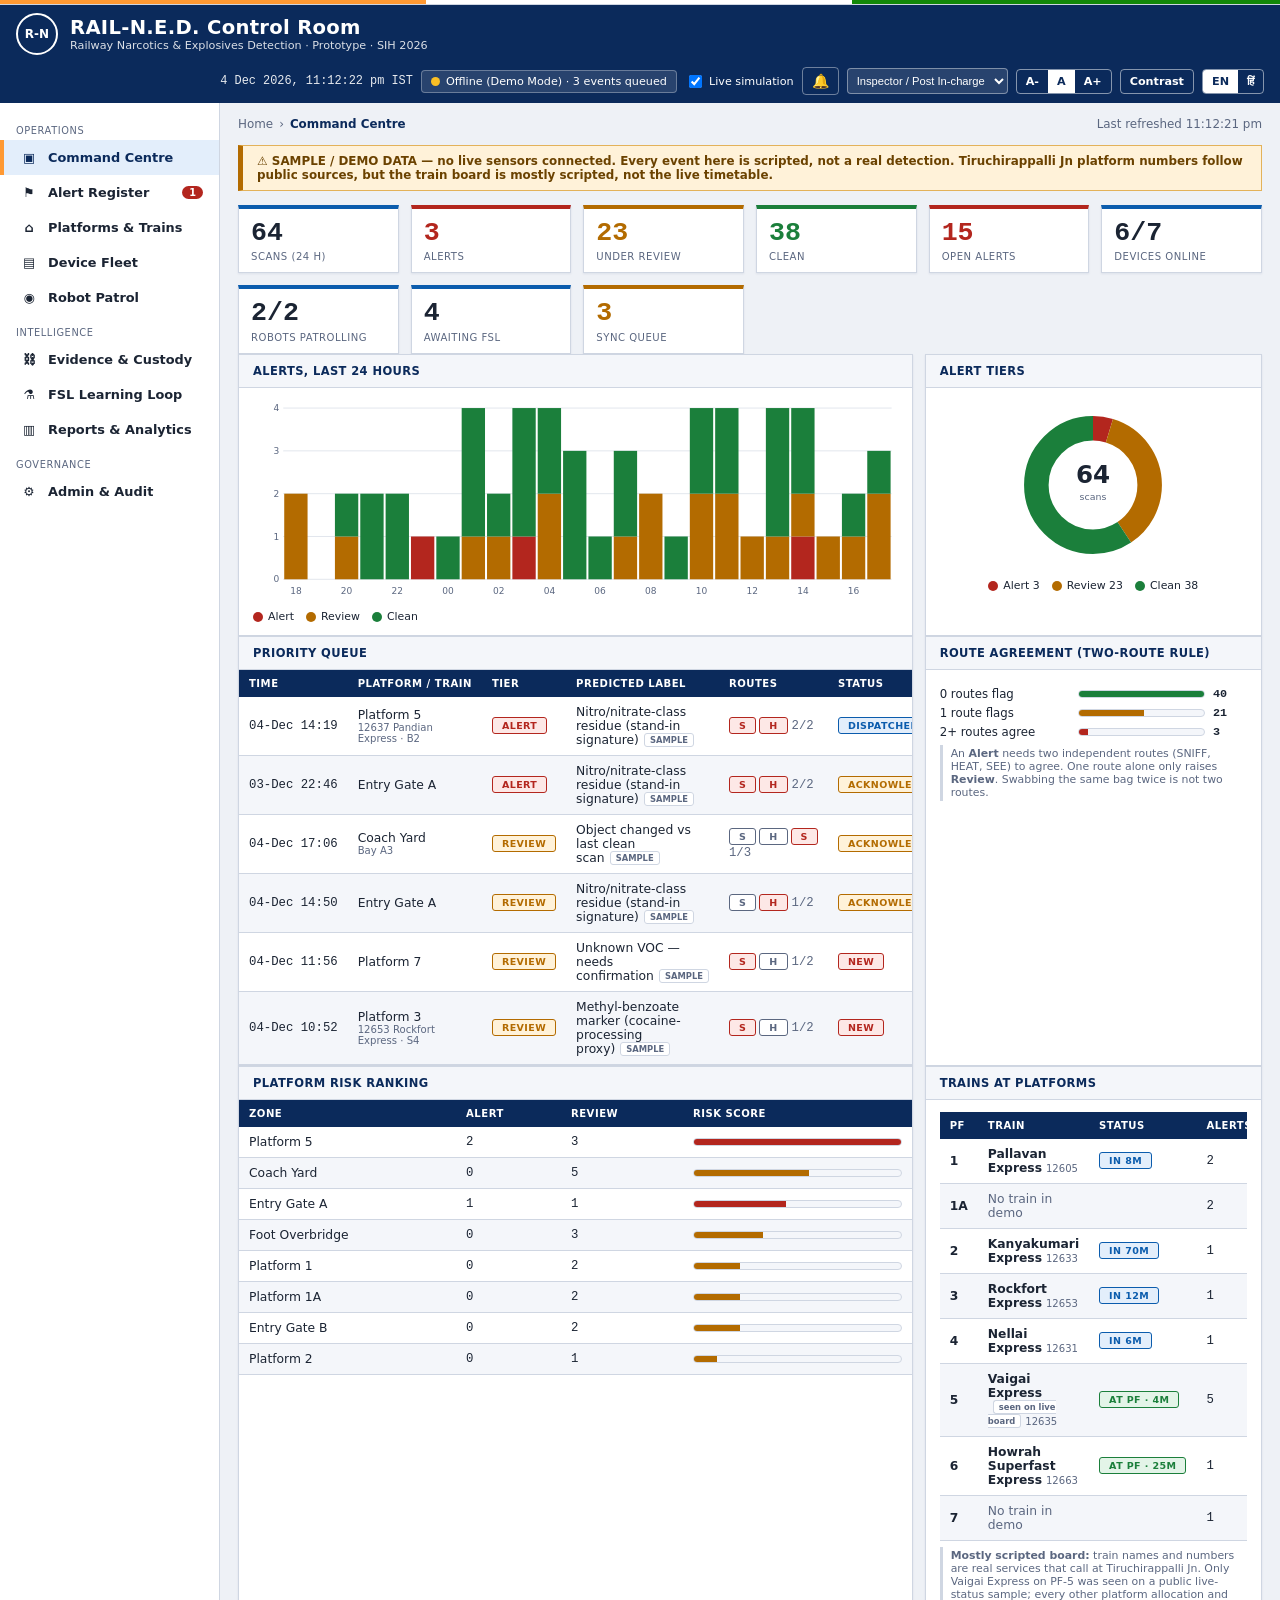
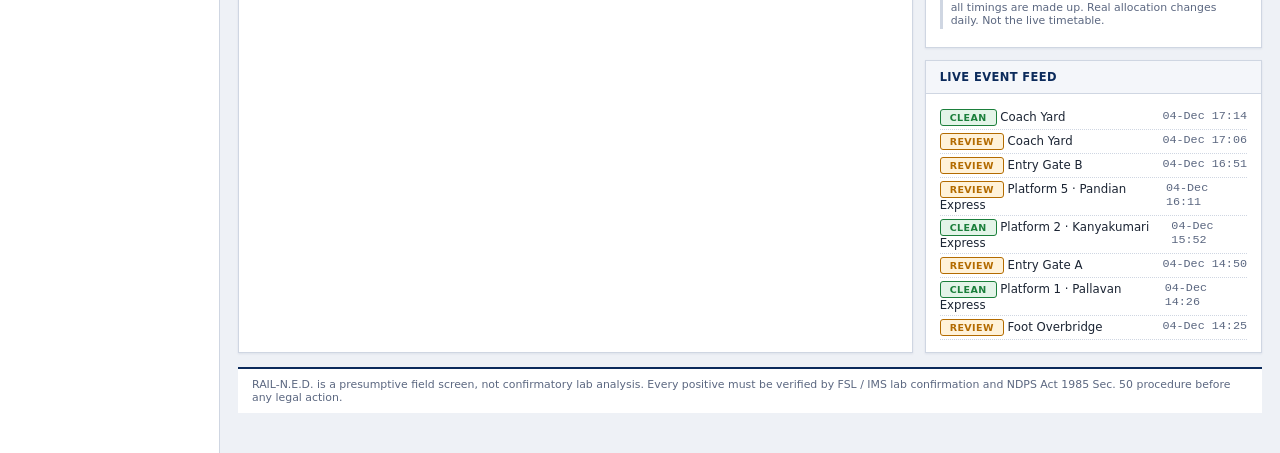
<file: dashboard/index.html>
<!-- GENERATED by build.js from src/ -- edit the files in src/, then run: node build.js -->
<!doctype html>
<html lang="en">
<head>
<meta charset="utf-8">
<meta name="viewport" content="width=device-width, initial-scale=1">
<title>RAIL-N.E.D. Control Room</title>
<style>
/* RAIL-N.E.D. control-room dashboard. Formal government-portal look; offline (system fonts, no CDNs).
   Colour variable names are used by the inline SVG in js/charts.js. */
:root{
  --bg:#eef1f6; --surface:#fff; --surface-2:#f4f6fa; --line:#cfd6e2; --ink:#1b2433; --ink-dim:#5b6780;
  --navy:#0b2a5b; --navy-2:#123a7a; --navy-ink:#fff;
  --accent:#0b5cad; --accent-soft:#e3eefb; --accent-ink:#fff;
  --clean:#1b7f3b; --clean-soft:#e3f4e8; --review:#b36b00; --review-soft:#fff2d9; --alert:#b3261e; --alert-soft:#fde8e6;
  --saffron:#ff9933; --green:#138808; --shadow:0 1px 2px rgba(11,42,91,.08); --fs:14px;
}
:root.hc{--bg:#fff; --surface:#fff; --surface-2:#fff; --line:#000; --ink:#000; --ink-dim:#222; --navy:#000; --navy-2:#000; --accent:#00338d; --accent-soft:#e6efff;
  --clean:#005a1e; --review:#7a4500; --alert:#8f0000}
*{box-sizing:border-box}
html{font-size:var(--fs)}
body{margin:0;background:var(--bg);color:var(--ink);font-family:"Segoe UI",system-ui,Arial,sans-serif;font-size:1rem}
h1,h2,h3,h4{margin:0;font-weight:700} [hidden]{display:none!important} button{font-family:inherit;cursor:pointer}
:focus-visible{outline:3px solid var(--saffron);outline-offset:1px}
.mono{font-variant-numeric:tabular-nums;font-family:ui-monospace,Consolas,monospace}
.muted{color:var(--ink-dim)} .grow{flex:1}
.skip{position:absolute;left:-999px;top:0;background:#fff;padding:8px;z-index:100} .skip:focus{left:8px}

.tricolour{height:5px;background:linear-gradient(90deg,var(--saffron) 0 33.3%,#fff 33.3% 66.6%,var(--green) 66.6%);border-bottom:1px solid var(--line)}
.masthead{background:var(--navy);color:var(--navy-ink);position:sticky;top:0;z-index:30}
.masthead-in{max-width:1500px;margin:0 auto;padding:8px 16px;display:flex;align-items:center;gap:12px;flex-wrap:wrap}
.brand{display:flex;align-items:center;gap:12px}
.brand .badge{width:42px;height:42px;border:2px solid #fff;border-radius:50%;display:flex;align-items:center;justify-content:center;font-weight:800;font-size:12px}
.brand h1{font-size:1.4rem;letter-spacing:.3px} .brand .sub{font-size:.8rem;opacity:.85}
.masthead-right{margin-left:auto;display:flex;align-items:center;gap:8px;flex-wrap:wrap}
.clock{font-size:.85rem;opacity:.9}
.status-pill{display:flex;align-items:center;gap:6px;font-size:.8rem;padding:4px 9px;border-radius:4px;background:rgba(255,255,255,.12);border:1px solid rgba(255,255,255,.3)}
.status-dot{width:9px;height:9px;border-radius:50%;background:#c9d3e6} .status-pill.online .status-dot{background:#4ade80} .status-pill.offline .status-dot{background:#fbbf24}
.live-toggle{font-size:.8rem;display:flex;align-items:center;gap:4px}
.icon-btn{background:transparent;border:1px solid rgba(255,255,255,.4);color:#fff;border-radius:4px;padding:5px 9px;font-size:1rem;position:relative}
.menu-btn{display:none}
.bell-wrap{position:relative} .bell-count{position:absolute;top:-6px;right:-6px;background:var(--alert);color:#fff;font-size:.65rem;border-radius:9px;padding:1px 5px;font-weight:700}
.bell-panel{position:absolute;right:0;top:110%;width:340px;max-height:380px;overflow:auto;background:#fff;color:var(--ink);border:1px solid var(--line);box-shadow:0 12px 30px rgba(0,0,0,.25);z-index:40}
.bell-panel .bi{padding:9px 12px;border-bottom:1px solid var(--line);font-size:.85rem;cursor:pointer} .bell-panel .bi:hover{background:var(--accent-soft)}
.sel{background:rgba(255,255,255,.12);color:#fff;border:1px solid rgba(255,255,255,.4);border-radius:4px;padding:5px;font-size:.8rem} .sel option{color:#000}
.seg{display:flex;border:1px solid rgba(255,255,255,.5);border-radius:4px;overflow:hidden}
.seg button,.seg-single{background:transparent;color:#fff;border:none;padding:5px 9px;font-size:.8rem;font-weight:600}
.seg-single{border:1px solid rgba(255,255,255,.5);border-radius:4px} .seg-single[aria-pressed=true]{background:#fff;color:var(--navy)}
.seg button.active{background:#fff;color:var(--navy)}

.shell{max-width:1500px;margin:0 auto;display:grid;grid-template-columns:220px 1fr;gap:0;min-height:calc(100vh - 80px)}
.side{background:var(--surface);border-right:1px solid var(--line);padding:10px 0}
.side a{display:flex;align-items:center;gap:10px;padding:10px 16px;color:var(--ink);text-decoration:none;font-weight:600;font-size:.92rem;border-left:4px solid transparent}
.side a:hover{background:var(--accent-soft)} .side a.active{background:var(--accent-soft);border-left-color:var(--saffron);color:var(--navy)}
.side .ico{width:18px;text-align:center} .side .cnt{margin-left:auto;background:var(--alert);color:#fff;border-radius:9px;font-size:.7rem;padding:1px 7px}
.side .sec{font-size:.7rem;text-transform:uppercase;letter-spacing:.6px;color:var(--ink-dim);padding:12px 16px 4px}
.main{padding:14px 18px 40px;display:flex;flex-direction:column;gap:14px;min-width:0}
.crumbs{display:flex;align-items:center;font-size:.85rem;gap:6px;color:var(--ink-dim)} .crumbs b{color:var(--navy)}
.sample-banner{background:var(--review-soft);border:1px solid #e3b25a;border-left:5px solid var(--review);color:#6b4200;padding:8px 14px;font-size:.85rem;font-weight:600}

.grid{display:grid;gap:12px} .g2{grid-template-columns:repeat(2,minmax(0,1fr))} .g3{grid-template-columns:repeat(3,minmax(0,1fr))} .g4{grid-template-columns:repeat(4,minmax(0,1fr))}
.g-main{grid-template-columns:minmax(0,2fr) minmax(0,1fr)}
.kpis{display:grid;grid-template-columns:repeat(auto-fit,minmax(150px,1fr));gap:12px}
.kpi{background:var(--surface);border:1px solid var(--line);border-top:4px solid var(--accent);padding:10px 12px;box-shadow:var(--shadow)}
.kpi .n{font-size:1.9rem;font-weight:700;line-height:1.1} .kpi .l{font-size:.72rem;color:var(--ink-dim);text-transform:uppercase;letter-spacing:.5px;margin-top:3px} .kpi .d{font-size:.75rem;margin-top:3px}
.kpi.k-alert{border-top-color:var(--alert)} .kpi.k-alert .n{color:var(--alert)} .kpi.k-review{border-top-color:var(--review)} .kpi.k-review .n{color:var(--review)} .kpi.k-clean{border-top-color:var(--clean)} .kpi.k-clean .n{color:var(--clean)}
.panel{background:var(--surface);border:1px solid var(--line);box-shadow:var(--shadow);min-width:0}
.panel-head{background:var(--surface-2);border-bottom:1px solid var(--line);padding:9px 14px;font-weight:700;color:var(--navy);font-size:.82rem;text-transform:uppercase;letter-spacing:.4px;display:flex;align-items:center;gap:8px;flex-wrap:wrap}
.panel-body{padding:12px 14px} .panel-body.flush{padding:0}
.note{font-size:.78rem;color:var(--ink-dim);border-left:3px solid var(--line);padding:2px 8px;margin:6px 0}

.toolbar{display:flex;gap:8px;flex-wrap:wrap;align-items:center;margin-bottom:10px}
.toolbar input,.toolbar select,.in{background:#fff;border:1px solid var(--line);color:var(--ink);padding:6px 9px;font-size:.88rem;font-family:inherit;border-radius:2px}
.btn{background:var(--accent);color:var(--accent-ink);border:1px solid var(--accent);padding:6px 12px;font-weight:600;font-size:.85rem;border-radius:2px}
.btn:hover{background:var(--navy)} .btn.ghost{background:#fff;color:var(--accent)} .btn.danger{background:var(--alert);border-color:var(--alert)} .btn.warn{background:var(--review);border-color:var(--review)}
.btn[disabled]{opacity:.45;cursor:not-allowed}
.chips{display:flex;gap:6px;flex-wrap:wrap} .chip{border:1px solid var(--line);background:#fff;border-radius:14px;padding:3px 10px;font-size:.78rem;cursor:pointer} .chip.on{background:var(--navy);color:#fff;border-color:var(--navy)}

.tscroll{overflow-x:auto}
table.tbl{width:100%;border-collapse:collapse;font-size:.88rem;min-width:640px}
table.tbl th{text-align:left;background:var(--navy);color:#fff;font-size:.72rem;text-transform:uppercase;letter-spacing:.5px;padding:8px 10px;font-weight:600;white-space:nowrap}
table.tbl td{padding:8px 10px;border-bottom:1px solid var(--line);vertical-align:middle}
table.tbl td.mono{white-space:nowrap}
table.tbl tbody tr:nth-child(even){background:var(--surface-2)} table.tbl tbody tr.clickable{cursor:pointer} table.tbl tbody tr.clickable:hover{background:var(--accent-soft)}
.pill{display:inline-block;font-size:.68rem;font-weight:700;padding:2px 9px;border-radius:3px;letter-spacing:.4px;text-transform:uppercase;border:1px solid currentColor;white-space:nowrap}
.pill.tier-clean,.pill.ok{background:var(--clean-soft);color:var(--clean)} .pill.tier-review,.pill.warn{background:var(--review-soft);color:var(--review)} .pill.tier-alert,.pill.bad{background:var(--alert-soft);color:var(--alert)} .pill.info{background:var(--accent-soft);color:var(--accent)} .pill.neutral{background:#fff;color:var(--ink-dim)}
.tag{font-size:.6rem;font-weight:700;color:var(--ink-dim);border:1px solid var(--line);border-radius:3px;padding:1px 5px;margin-left:5px;background:#fff;vertical-align:middle}
.bar{height:8px;background:var(--surface-2);border:1px solid var(--line);border-radius:4px;overflow:hidden} .bar>i{display:block;height:100%;background:var(--accent)}
.legend{display:flex;gap:12px;flex-wrap:wrap;font-size:.78rem;margin-top:6px} .legend i{display:inline-block;width:10px;height:10px;border-radius:50%;margin-right:5px;vertical-align:middle}
svg text{font-family:inherit}

.overlay{position:fixed;inset:0;background:rgba(11,20,40,.6);display:flex;align-items:flex-start;justify-content:center;padding:24px 12px;overflow-y:auto;z-index:50}
.detail{width:100%;max-width:880px;background:var(--surface);border:1px solid var(--line);border-top:5px solid var(--navy);padding:18px;box-shadow:0 20px 50px -20px rgba(0,0,0,.5);display:flex;flex-direction:column;gap:14px}
.detail h3{color:var(--navy);font-size:.8rem;text-transform:uppercase;letter-spacing:.4px;border-bottom:1px solid var(--line);padding-bottom:4px;margin-bottom:8px}
.dh{display:flex;justify-content:space-between;gap:10px;align-items:flex-start}
.kv{display:grid;grid-template-columns:auto 1fr;gap:5px 14px;font-size:.88rem} .kv dt{color:var(--ink-dim);font-weight:600} .kv dd{margin:0}
.routes{display:grid;grid-template-columns:repeat(3,1fr);gap:10px} .route{border:1px solid var(--line);padding:10px;background:var(--surface-2)} .route h4{font-size:.78rem;text-transform:uppercase;color:var(--navy)}
.route.flag{border-color:var(--alert);background:var(--alert-soft)}
.timeline{list-style:none;margin:0;padding:0 0 0 14px;border-left:2px solid var(--line)} .timeline li{position:relative;padding:3px 0 8px 10px;font-size:.84rem} .timeline li:before{content:"";position:absolute;left:-20px;top:7px;width:10px;height:10px;border-radius:50%;background:var(--accent)}
.chain{display:inline-flex;gap:6px;font-weight:700;font-size:.82rem;padding:4px 10px;border:1px solid currentColor} .chain.ok{background:var(--clean-soft);color:var(--clean)} .chain.bad{background:var(--alert-soft);color:var(--alert)}
textarea.memo,textarea.in{width:100%;min-height:180px;background:#fffef8;border:1px solid var(--line);padding:9px;font-family:ui-monospace,monospace;font-size:.8rem;line-height:1.5;resize:vertical}
.actions{display:flex;gap:8px;flex-wrap:wrap}
.toasts{position:fixed;right:14px;bottom:14px;display:flex;flex-direction:column;gap:8px;z-index:80}
.toast{background:var(--navy);color:#fff;padding:10px 14px;border-left:5px solid var(--saffron);max-width:340px;font-size:.85rem;box-shadow:0 6px 18px rgba(0,0,0,.3);cursor:pointer}
.toast.alert{border-left-color:var(--alert)}
footer.disclaimer{font-size:.78rem;color:var(--ink-dim);border-top:2px solid var(--navy);background:var(--surface);padding:9px 14px}
.maphold{background:var(--surface-2);border:1px solid var(--line)}
.dev-card{border:1px solid var(--line);padding:10px;background:#fff} .dev-card h4{display:flex;align-items:center;gap:8px;font-size:.95rem}
.rowflex{display:flex;gap:10px;flex-wrap:wrap;align-items:center}
.stat{display:flex;justify-content:space-between;font-size:.84rem;padding:3px 0;border-bottom:1px dotted var(--line)}
@media (max-width:1100px){.g4{grid-template-columns:repeat(2,1fr)}.g-main{grid-template-columns:1fr}.g3{grid-template-columns:1fr 1fr}}
@media (max-width:820px){.shell{grid-template-columns:1fr}.side{display:none;position:fixed;left:0;top:90px;bottom:0;width:240px;z-index:35;overflow:auto}.side.open{display:block}.menu-btn{display:block}.g2,.g3,.g4{grid-template-columns:1fr}.routes{grid-template-columns:1fr}.brand .sub{display:none}}
@media print{.masthead,.side,.tricolour,.toolbar,.toasts,.crumbs,.no-print{display:none!important}.shell{display:block}.overlay{position:static;background:none;padding:0}.main{padding:0}}

</style>
</head>
<body>
<a class="skip" href="#view" id="skipLink">Skip to main content</a>
<div class="tricolour" aria-hidden="true"></div>

<header class="masthead">
  <div class="masthead-in">
    <button class="icon-btn menu-btn" id="menuBtn" aria-label="Toggle navigation">&#9776;</button>
    <div class="brand">
      <div class="badge" aria-hidden="true">R-N</div>
      <div>
        <h1 data-t="appTitle">RAIL-N.E.D. Control Room</h1>
        <div class="sub" data-t="appSub">Railway Narcotics &amp; Explosives Detection · Prototype · SIH 2026</div>
      </div>
    </div>
    <div class="masthead-right">
      <span class="clock mono" id="clock" title="IST"></span>
      <span class="status-pill offline" id="connStatus"><span class="status-dot"></span><span id="connStatusText"></span></span>
      <label class="live-toggle" title="Simulated incoming events"><input type="checkbox" id="liveToggle" checked> <span data-t="liveSim">Live simulation</span></label>
      <div class="bell-wrap">
        <button class="icon-btn" id="bellBtn" aria-label="Notifications">&#128276;<span class="bell-count" id="bellCount" hidden>0</span></button>
        <div class="bell-panel" id="bellPanel" hidden></div>
      </div>
      <select id="roleSel" class="sel" aria-label="Role"></select>
      <div class="seg" aria-label="Text size">
        <button data-fs="-1" aria-label="Smaller text">A-</button><button data-fs="0" aria-label="Normal text">A</button><button data-fs="1" aria-label="Larger text">A+</button>
      </div>
      <button class="seg-single" id="contrastBtn" aria-pressed="false" data-t="contrast">Contrast</button>
      <div class="seg lang-toggle">
        <button id="langEn" class="active" data-lang="en">EN</button><button id="langHi" data-lang="hi">हिं</button>
      </div>
    </div>
  </div>
</header>

<div class="shell">
  <nav class="side" id="side" aria-label="Main navigation"></nav>
  <main class="main">
    <div class="crumbs"><span data-t="crumbHome">Home</span> &rsaquo; <b id="crumbPage"></b><span class="grow"></span><span class="muted" id="refreshed"></span></div>
    <div class="sample-banner"><span aria-hidden="true">&#9888;</span> <span data-t="sampleBanner">SAMPLE / DEMO DATA</span></div>
    <section id="view" tabindex="-1"></section>
    <footer class="disclaimer" data-t="footerNote"></footer>
  </main>
</div>

<div class="overlay" id="overlay" hidden></div>
<div class="toasts" id="toasts" aria-live="polite"></div>

<script>
'use strict';
/* Translation by English phrase: T('Alert Register') returns the Hindi string when the UI is in Hindi
   and a translation exists, otherwise the English text. So any phrase not listed stays English --
   Hindi covers navigation, headings, table headers, statuses, zones, labels and main actions. */
const RN = { lang: 'en' };
const HI = {
  'RAIL-N.E.D. Control Room': 'RAIL-N.E.D. नियंत्रण कक्ष',
  'Railway Narcotics & Explosives Detection · Prototype · SIH 2026': 'रेलवे नशीले पदार्थ एवं विस्फोटक पहचान · प्रोटोटाइप · SIH 2026',
  'Live simulation': 'लाइव सिमुलेशन', 'Contrast': 'कंट्रास्ट', 'Home': 'होम',
  'Online': 'ऑनलाइन', 'Offline (Demo Mode)': 'ऑफ़लाइन (डेमो मोड)', 'events queued': 'इवेंट कतार में',
  'SAMPLE / DEMO DATA — no live sensors connected. Every event here is scripted, not a real detection. Tiruchirappalli Jn platform numbers follow public sources, but the train board is mostly scripted, not the live timetable.':
    'नमूना / डेमो डेटा — कोई लाइव सेंसर कनेक्ट नहीं है। यहाँ हर घटना तैयार है, वास्तविक पहचान नहीं। तिरुचिरापल्ली जं. के प्लेटफ़ॉर्म नंबर सार्वजनिक स्रोतों पर आधारित हैं, पर ट्रेन सूची अधिकतर तैयार है, वास्तविक समय-सारणी नहीं।',
  'RAIL-N.E.D. is a presumptive field screen, not confirmatory lab analysis. Every positive must be verified by FSL / IMS lab confirmation and NDPS Act 1985 Sec. 50 procedure before any legal action.':
    'RAIL-N.E.D. एक प्रारंभिक फ़ील्ड जांच है, पुष्टिकारक प्रयोगशाला विश्लेषण नहीं। किसी भी कानूनी कार्रवाई से पहले हर पॉज़िटिव का FSL / IMS प्रयोगशाला पुष्टि तथा एनडीपीएस अधिनियम 1985 धारा 50 प्रक्रिया से सत्यापन आवश्यक है।',
  // nav
  'Command Centre': 'कमांड सेंटर', 'Alert Register': 'अलर्ट रजिस्टर', 'Platforms & Trains': 'प्लेटफ़ॉर्म एवं ट्रेनें', 'Platform / Train': 'प्लेटफ़ॉर्म / ट्रेन', 'Platform risk ranking': 'प्लेटफ़ॉर्म जोखिम क्रम', 'Trains at platforms': 'प्लेटफ़ॉर्म पर ट्रेनें', 'Device Fleet': 'डिवाइस बेड़ा',
  'Robot Patrol': 'रोबोट गश्त', 'Evidence & Custody': 'साक्ष्य एवं अभिरक्षा', 'FSL Learning Loop': 'FSL लर्निंग लूप', 'Reports & Analytics': 'रिपोर्ट एवं विश्लेषण', 'Admin & Audit': 'प्रशासन एवं ऑडिट',
  'SAMPLE': 'नमूना', 'Station map': 'स्टेशन मानचित्र', 'Operations': 'संचालन', 'Intelligence': 'इंटेलिजेंस', 'Governance': 'शासन',
  // roles
  'RPF Constable': 'आरपीएफ कांस्टेबल', 'Inspector / Post In-charge': 'निरीक्षक / पोस्ट प्रभारी', 'Control Room Supervisor': 'नियंत्रण कक्ष पर्यवेक्षक', 'FSL Liaison': 'FSL संपर्क अधिकारी', 'Bomb Disposal Squad': 'बम निरोधक दस्ता',
  // kpis
  'Scans (24 h)': 'स्कैन (24 घं.)', 'Alerts': 'अलर्ट', 'Under Review': 'समीक्षाधीन', 'Clean': 'स्वच्छ', 'Review': 'समीक्षा', 'Alert': 'चेतावनी',
  'Open Alerts': 'खुले अलर्ट', 'Devices Online': 'ऑनलाइन डिवाइस', 'Robots Patrolling': 'गश्त पर रोबोट', 'Awaiting FSL': 'FSL की प्रतीक्षा', 'Sync Queue': 'सिंक कतार',
  // headings
  'Alerts, last 24 hours': 'अलर्ट, पिछले 24 घंटे', 'Alert tiers': 'अलर्ट स्तर', 'Station risk ranking': 'स्टेशन जोखिम क्रम', 'Live event feed': 'लाइव इवेंट फ़ीड',
  'Route agreement (two-route rule)': 'मार्ग सहमति (दो-मार्ग नियम)', 'Priority queue': 'प्राथमिकता कतार',
  'Time': 'समय', 'Location': 'स्थान', 'Station': 'स्टेशन', 'Zone': 'क्षेत्र', 'Tier': 'स्तर', 'Predicted Label': 'अनुमानित लेबल', 'Confidence': 'विश्वास', 'Device': 'डिवाइस', 'Routes': 'मार्ग', 'Status': 'स्थिति', 'Officer': 'अधिकारी',
  'Search': 'खोजें', 'All': 'सभी', 'Export CSV': 'CSV निर्यात', 'Print': 'प्रिंट', 'Reset filters': 'फ़िल्टर रीसेट',
  // statuses
  'New': 'नया', 'Acknowledged': 'स्वीकृत', 'Dispatched': 'भेजा गया', 'FSL pending': 'FSL लंबित', 'Lab confirmed': 'लैब पुष्ट', 'False positive': 'फ़र्ज़ी पॉज़िटिव', 'Closed': 'बंद',
  'Acknowledge': 'स्वीकार करें', 'Dispatch team': 'टीम भेजें', 'Send sample to FSL': 'नमूना FSL भेजें', 'Mark lab confirmed': 'लैब पुष्टि दर्ज करें', 'Mark false positive': 'फ़र्ज़ी पॉज़िटिव दर्ज करें', 'Close (clean)': 'बंद करें',
  // detail
  'Event Detail': 'घटना विवरण', 'Close': 'बंद करें', 'Three routes': 'तीन मार्ग', 'SNIFF': 'सूँघना (SNIFF)', 'HEAT': 'ताप (HEAT)', 'SEE': 'देखना (SEE)',
  'routes agree': 'मार्ग सहमत', 'Sensor trace (SNIFF)': 'सेंसर ट्रेस (SNIFF)', 'HEAT ramp: NO2 vs temperature': 'HEAT रैंप: NO2 बनाम तापमान', 'Timeline': 'समयरेखा',
  'Chain verification': 'चेन सत्यापन', 'Chain intact': 'चेन बरकरार', 'Chain broken — tampering suspected': 'चेन टूटी — छेड़छाड़ की आशंका', 'Device signature': 'डिवाइस हस्ताक्षर',
  'Generate seizure memo': 'ज़ब्ती ज्ञापन बनाएं', 'Copy to clipboard': 'क्लिपबोर्ड पर कॉपी करें', 'Copied.': 'कॉपी हुआ।', 'Officer ID': 'अधिकारी आईडी', 'Notes': 'टिप्पणियाँ', 'Add note': 'टिप्पणी जोड़ें', 'Coordinates': 'निर्देशांक',
  'Workflow': 'कार्यप्रवाह', 'Your role cannot perform this action.': 'आपकी भूमिका यह कार्य नहीं कर सकती।',
  // zones
  'Platform 1': 'प्लेटफ़ॉर्म 1', 'Platform 2': 'प्लेटफ़ॉर्म 2', 'Platform 1A': 'प्लेटफ़ॉर्म 1A', 'Platform 7': 'प्लेटफ़ॉर्म 7', 'Platform 3': 'प्लेटफ़ॉर्म 3', 'Platform 4': 'प्लेटफ़ॉर्म 4', 'Platform 5': 'प्लेटफ़ॉर्म 5', 'Platform 6': 'प्लेटफ़ॉर्म 6', 'Foot Overbridge': 'पैदल ऊपरी पुल', 'Parcel Office': 'पार्सल कार्यालय', 'Entry Gate A': 'प्रवेश द्वार A', 'Entry Gate B': 'प्रवेश द्वार B', 'Coach Yard': 'कोच यार्ड',
  // labels
  'Cannabis (terpene profile match)': 'गांजा (टरपीन प्रोफ़ाइल मिलान)', 'Unknown VOC — needs confirmation': 'अज्ञात VOC — पुष्टि आवश्यक',
  'Acetic-acid marker (heroin-processing proxy)': 'एसिटिक-एसिड मार्कर (हेरोइन-प्रसंस्करण संकेतक)', 'No marker detected': 'कोई मार्कर नहीं मिला',
  'Methyl-benzoate marker (cocaine-processing proxy)': 'मिथाइल-बेंज़ोएट मार्कर (कोकीन-प्रसंस्करण संकेतक)',
  'Nitro/nitrate-class residue (stand-in signature)': 'नाइट्रो/नाइट्रेट-श्रेणी अवशेष (स्टैंड-इन संकेत)', 'Object changed vs last clean scan': 'पिछले स्वच्छ स्कैन से वस्तु बदली',
  // fleet / patrol
  'Handheld units': 'हैंडहेल्ड यूनिट', 'Quadruped robots': 'क्वाड्रपेड रोबोट', 'Battery': 'बैटरी', 'Last sync': 'अंतिम सिंक', 'Firmware': 'फ़र्मवेयर', 'Model version': 'मॉडल संस्करण', 'Sensor health': 'सेंसर स्वास्थ्य',
  'Hold': 'रुकें', 'Resume patrol': 'गश्त फिर शुरू करें', 'Return to dock': 'डॉक पर लौटें', 'Emergency stop': 'आपातकालीन रोक', 'Patrolling': 'गश्त पर', 'Holding': 'रुका हुआ', 'Docking': 'डॉक की ओर', 'E-STOP': 'ई-स्टॉप',
  'Patrol route': 'गश्त मार्ग', 'Last clean scan per segment': 'प्रति खंड अंतिम स्वच्छ स्कैन', 'No-go: 25 kV overhead zone': 'प्रतिबंधित: 25 kV ओवरहेड क्षेत्र',
  // evidence/fsl/reports/admin
  'Chain of custody': 'अभिरक्षा श्रृंखला', 'Verify all records': 'सभी रिकॉर्ड सत्यापित करें', 'Records': 'रिकॉर्ड', 'Hash': 'हैश', 'Signature': 'हस्ताक्षर',
  'Lab results received': 'प्राप्त लैब परिणाम', 'Model versions': 'मॉडल संस्करण', 'Signed update rollout': 'हस्ताक्षरित अपडेट रोलआउट',
  'Alerts by hour and zone': 'घंटे और क्षेत्र के अनुसार अलर्ट', 'Substance class mix': 'पदार्थ श्रेणी मिश्रण', 'Median time to acknowledge': 'स्वीकार करने का माध्य समय',
  'Roles & permissions': 'भूमिकाएँ एवं अनुमतियाँ', 'Zone alert thresholds': 'क्षेत्र अलर्ट सीमा', 'Audit log': 'ऑडिट लॉग', 'About this prototype': 'इस प्रोटोटाइप के बारे में', 'Reset demo data': 'डेमो डेटा रीसेट',
};
RN.T = (s) => (RN.lang === 'hi' && HI[s]) || s;

</script>
<script>
'use strict';
/* All EVENTS here are scripted demo data: scripted detections, simulated HEAT curves and signatures. Nothing is a real
   detection. The station is Tiruchirappalli Jn; platform numbers follow public sources but the train-to-platform board is mostly scripted. */

function mulberry32(seed) {
  return function () { seed |= 0; seed = (seed + 0x6D2B79F5) | 0; let t = Math.imul(seed ^ (seed >>> 15), 1 | seed);
    t = (t + Math.imul(t ^ (t >>> 7), 61 | t)) ^ t; return ((t ^ (t >>> 14)) >>> 0) / 4294967296; };
}

const STATIONS = [
  { id: 'TPJ', name: 'Tiruchirappalli Jn', code: 'TPJ', division: 'Tiruchirappalli Division, Southern Railway', lat: 10.8155, lon: 78.6874 },
];

// Schematic of the station. Platform NUMBERS follow the public live-status board for TPJ (1, 1A, 2-7) and the island pairing
// (2/3, 4/5, 6/7) follows the station lift/escalator plan. Positions of entrances, foot overbridge, parcel office and yard are
// PLACEHOLDERS, not surveyed. Public sources also mention 9 platforms in total; the extra ones are not drawn. viewBox 0 0 760 380.
const PLATFORMS = ['1', '1A', '2', '3', '4', '5', '6', '7'];
const ZONES = {
  'Platform 1': { x: 130, y: 36, w: 430, h: 22 }, 'Platform 1A': { x: 130, y: 62, w: 200, h: 22 },
  'Platform 2': { x: 130, y: 100, w: 430, h: 22 }, 'Platform 3': { x: 130, y: 124, w: 430, h: 22 },
  'Platform 4': { x: 130, y: 164, w: 430, h: 22 }, 'Platform 5': { x: 130, y: 188, w: 430, h: 22 },
  'Platform 6': { x: 130, y: 228, w: 430, h: 22 }, 'Platform 7': { x: 130, y: 252, w: 430, h: 22 },
  'Foot Overbridge': { x: 614, y: 30, w: 24, h: 250 }, 'Parcel Office': { x: 20, y: 36, w: 90, h: 50 },
  'Entry Gate A': { x: 20, y: 120, w: 90, h: 40 }, 'Entry Gate B': { x: 20, y: 190, w: 90, h: 40 },
  'Coach Yard': { x: 140, y: 312, w: 410, h: 44 },
};
const ISLANDS = [['Island 2/3', 98, 148], ['Island 4/5', 162, 212], ['Island 6/7', 226, 276]];
const NOGO_25KV = [{ x: 660, y: 120, w: 80, h: 230 }, { x: 20, y: 260, w: 90, h: 100 }];
const PATROL_PATH = [[130, 300], [560, 300], [560, 362], [130, 362]];     // loop around the coach yard
const DOCK = { x: 130, y: 300 };

// Train board: mostly SCRIPTED. Names/numbers are real services that call at Tiruchirappalli Jn. src 'obs' = platform seen on a
// public live-status sample (Vaigai on PF-5; real allocation changes daily); 'script' = made up. Timings are all made up.
// arrMin = minutes from "now" to arrival. Not the live timetable.
const TRAINS = [
  { no: '12605/06', name: 'Pallavan Express', route: 'Chennai Egmore ⇄ Karaikudi', platform: '1', arrMin: 8, dwell: 10, src: 'script' },
  { no: '12633/34', name: 'Kanyakumari Express', route: 'Chennai Egmore ⇄ Kanyakumari', platform: '2', arrMin: 70, dwell: 10, src: 'script' },
  { no: '12653/54', name: 'Rockfort Express', route: 'Chennai Egmore ⇄ Tiruchirappalli', platform: '3', arrMin: 12, dwell: 15, src: 'script' },
  { no: '22675/76', name: 'Cholan Express', route: 'Chennai Egmore ⇄ Tiruchirappalli', platform: '3', arrMin: 40, dwell: 20, src: 'script' },
  { no: '12631/32', name: 'Nellai Express', route: 'Chennai Egmore ⇄ Tirunelveli', platform: '4', arrMin: 6, dwell: 10, src: 'script' },
  { no: '12635/36', name: 'Vaigai Express', route: 'Chennai Egmore ⇄ Madurai', platform: '5', arrMin: -8, dwell: 12, src: 'obs' },
  { no: '12637/38', name: 'Pandian Express', route: 'Chennai Egmore ⇄ Madurai', platform: '5', arrMin: 40, dwell: 10, src: 'script' },
  { no: '12663/64', name: 'Howrah Superfast Express', route: 'Howrah ⇄ Tiruchirappalli', platform: '6', arrMin: -20, dwell: 45, src: 'script' },
];
function trainState(t, nowMs = Date.now()) {
  const arr = nowMs + t.arrMin * 60000, dep = arr + t.dwell * 60000;
  if (nowMs < arr) return { k: 'arriving', arr, dep, text: 'Arriving in ' + Math.max(1, Math.round((arr - nowMs) / 60000)) + ' min' };
  if (nowMs <= dep) return { k: 'at', arr, dep, text: 'On platform, departs in ' + Math.max(1, Math.round((dep - nowMs) / 60000)) + ' min' };
  return { k: 'left', arr, dep, text: 'Departed' };
}
const platformTrains = (n) => TRAINS.filter((t) => t.platform === String(n));
const currentTrain = (n) => { const l = platformTrains(n), now = Date.now(); return l.find((t) => trainState(t, now).k === 'at') || l.find((t) => trainState(t, now).k === 'arriving') || l[0] || null; };

const ROLES = {
  constable: { name: 'RPF Constable', can: ['ack', 'note', 'memo'] },
  inspector: { name: 'Inspector / Post In-charge', can: ['ack', 'dispatch', 'fsl', 'fp', 'close', 'note', 'memo', 'robot'] },
  control: { name: 'Control Room Supervisor', can: ['ack', 'dispatch', 'fsl', 'fp', 'close', 'note', 'memo', 'robot', 'admin'] },
  fsl: { name: 'FSL Liaison', can: ['confirm', 'fp', 'note'] },
  bds: { name: 'Bomb Disposal Squad', can: ['ack', 'dispatch', 'note'] },
};

const SNIFF_LABELS = [
  'Cannabis (terpene profile match)', 'Acetic-acid marker (heroin-processing proxy)',
  'Methyl-benzoate marker (cocaine-processing proxy)', 'Unknown VOC — needs confirmation',
];
const HEAT_LABEL = 'Nitro/nitrate-class residue (stand-in signature)';
const SEE_LABEL = 'Object changed vs last clean scan';

const STATUS = {
  new: { text: 'New', cls: 'bad' }, ack: { text: 'Acknowledged', cls: 'warn' }, dispatched: { text: 'Dispatched', cls: 'info' },
  fsl: { text: 'FSL pending', cls: 'info' }, confirmed: { text: 'Lab confirmed', cls: 'ok' },
  fp: { text: 'False positive', cls: 'neutral' }, closed: { text: 'Closed', cls: 'neutral' },
};

const DEVICES = [
  { id: 'handheld-01', type: 'handheld', station: 'TPJ', battery: 86, online: true, syncMin: 1, fw: 'v0.3.1', model: 'rf-v0.1 (synthetic)', heater: 'OK', mq: 'warmed up', no2: 'OK', bake: '12 min ago' },
  { id: 'handheld-02', type: 'handheld', station: 'TPJ', battery: 54, online: true, syncMin: 3, fw: 'v0.3.1', model: 'rf-v0.1 (synthetic)', heater: 'OK', mq: 'warmed up', no2: 'OK', bake: '40 min ago' },
  { id: 'handheld-03', type: 'handheld', station: 'TPJ', battery: 31, online: true, syncMin: 7, fw: 'v0.3.0', model: 'rf-v0.1 (synthetic)', heater: 'OK', mq: 'warming (2 min)', no2: 'OK', bake: '1 h ago' },
  { id: 'handheld-04', type: 'handheld', station: 'TPJ', battery: 12, online: false, syncMin: 190, fw: 'v0.3.0', model: 'rf-v0.1 (synthetic)', heater: 'OFF', mq: 'idle', no2: 'baseline drift', bake: '5 h ago' },
  { id: 'handheld-05', type: 'handheld', station: 'TPJ', battery: 77, online: true, syncMin: 2, fw: 'v0.3.1', model: 'rf-v0.1 (synthetic)', heater: 'OK', mq: 'warmed up', no2: 'OK', bake: '25 min ago' },
  { id: 'quadruped-01', type: 'quadruped', station: 'TPJ', battery: 68, online: true, syncMin: 1, fw: 'v0.2.4', model: 'rf-v0.1 (synthetic)', heater: 'OK', mq: 'warmed up', no2: 'OK', bake: '18 min ago' },
  { id: 'quadruped-02', type: 'quadruped', station: 'TPJ', battery: 92, online: true, syncMin: 4, fw: 'v0.2.4', model: 'rf-v0.1 (synthetic)', heater: 'OK', mq: 'warmed up', no2: 'OK', bake: '50 min ago' },
];

const COACH_SEGMENTS = [
  { id: 'Coach bay A1', min: 14, changed: false }, { id: 'Coach bay A2', min: 14, changed: false },
  { id: 'Coach bay A3', min: 26, changed: true }, { id: 'Coach bay A4', min: 26, changed: false },
  { id: 'Coach bay A5', min: 41, changed: false }, { id: 'Yard track 1 (under-frame)', min: 58, changed: false },
  { id: 'Yard track 2 (under-frame)', min: 58, changed: false }, { id: 'Yard track 3 (under-frame)', min: 95, changed: false },
];

const MODEL_VERSIONS = [
  { v: 'rf-v0.1', date: '2026-09-12', data: 'SYNTHETIC placeholder traces (architecture check only)', status: 'deployed' },
  { v: 'rf-v0.2', date: 'planned', data: 'Real sensor recordings of legal stand-ins + distractors (not yet collected)', status: 'planned' },
  { v: 'rf-v0.3', date: 'planned', data: 'Adds FSL-confirmed field labels via RPF pilot / MoU (not yet agreed)', status: 'planned' },
];

/* ---- two-route rule (JS port of handheld/handheld/routes.py) ---- */
function fuseRoutes(sniffTier, heatLabel, seeChanged) {
  const flags = [sniffTier === 'review' || sniffTier === 'alert', heatLabel === 'nitro_class', !!seeChanged].filter(Boolean).length;
  if (flags >= 2) return { tier: 'alert', agree: flags };
  if (flags === 1) return { tier: 'review', agree: 1 };
  if (heatLabel === 'unknown') return { tier: 'review', agree: 0 };
  return { tier: 'clean', agree: 0 };
}

/* ---- simulated signal generators ---- */
function sniffTrace(rng, peak) {
  const n = 20, pk = 7 + Math.floor(rng() * 3), out = [];
  for (let i = 0; i < n; i++) { const f = i <= pk ? i / pk : Math.max(0, 1 - (i - pk) / (n - pk)); out.push(+(1 + (peak - 1) * f + (rng() - 0.5) * 0.06).toFixed(3)); }
  return out;
}
function heatCurve(rng, kind) {
  const out = [];
  const bump = kind === 'nitro_class' ? [185 + (rng() - 0.5) * 16, 14, 0.9 + rng() * 0.6]
    : kind === 'unknown' ? [120 + rng() * 80, 18, 0.28 + rng() * 0.15] : null;
  for (let i = 0; i <= 30; i++) {
    const temp = 50 + (200 * i) / 30;
    let v = 0.05 + 0.0002 * (temp - 50) + (rng() - 0.5) * 0.04;
    if (bump) v += bump[2] * Math.exp(-((temp - bump[0]) ** 2) / (2 * bump[1] ** 2));
    out.push([temp, +v.toFixed(3)]);
  }
  return out;
}

/* ---- hash chain (SHA-256 via Web Crypto when available, djb2 fallback on plain-http LAN) ---- */
async function hashOf(str) {
  if (window.crypto && window.crypto.subtle) {
    const buf = await window.crypto.subtle.digest('SHA-256', new TextEncoder().encode(str));
    return Array.from(new Uint8Array(buf)).map((b) => b.toString(16).padStart(2, '0')).join('');
  }
  let h = 5381; for (let i = 0; i < str.length; i++) h = ((h * 33) ^ str.charCodeAt(i)) >>> 0;
  return h.toString(16).padStart(8, '0');
}
const payloadOf = (e) => JSON.stringify({ id: e.id, time: e.time, st: e.station, z: e.zone, tier: e.tier, label: e.label, c: e.confidence, d: e.deviceId, r: e.routes });
async function linkEvent(e, prevHash) { e.prevHash = prevHash; e.hash = await hashOf(prevHash + payloadOf(e)); e.sig = 'ATECC608-SIM:' + e.hash.slice(0, 24); return e.hash; }
async function verifyEvent(e) { return (await hashOf(e.prevHash + payloadOf(e))) === e.hash; }

/* ---- event generation ---- */
let EVT_SEQ = 0;
function makeEvent(rng, time) {
  const station = STATIONS[0];
  const device = DEVICES[Math.floor(rng() * DEVICES.length)];
  const platforms = PLATFORMS.map((p) => 'Platform ' + p);
  const others = ['Foot Overbridge', 'Parcel Office', 'Entry Gate A', 'Entry Gate B', 'Coach Yard'];
  const zone = device.type === 'quadruped' && rng() < 0.7 ? 'Coach Yard'
    : rng() < 0.72 ? platforms[Math.floor(rng() * platforms.length)] : others[Math.floor(rng() * others.length)];
  const pm = /^Platform (\w+)$/.exec(zone), tl = pm ? platformTrains(pm[1]) : [];
  const tr = tl.length ? tl[Math.floor(rng() * tl.length)] : null;
  const coach = tr ? ['S1', 'S4', 'S7', 'B2', 'A1', 'D3', 'GS-1', 'GS-2'][Math.floor(rng() * 8)] : (zone === 'Coach Yard' ? 'Bay A' + (1 + Math.floor(rng() * 5)) : null);
  const r = rng();
  let scn = r < 0.60 ? 'clean' : r < 0.78 ? 'sniff_only' : r < 0.86 ? 'unknown' : r < 0.93 ? 'heat_only' : 'two_route';
  if (device.type === 'quadruped' && scn === 'sniff_only') scn = 'see_only';
  let sniff = 'clean', heat = 'clean', see = false, label = 'No marker detected';
  if (scn === 'sniff_only') { sniff = rng() < 0.4 ? 'alert' : 'review'; label = SNIFF_LABELS[Math.floor(rng() * 3)]; }
  if (scn === 'unknown') { heat = 'unknown'; label = 'Unknown VOC — needs confirmation'; if (rng() < 0.5) sniff = 'review'; }
  if (scn === 'heat_only') { heat = 'nitro_class'; label = HEAT_LABEL; }
  if (scn === 'see_only') { see = true; label = SEE_LABEL; }
  if (scn === 'two_route') { heat = 'nitro_class'; label = HEAT_LABEL; if (device.type === 'quadruped') see = true; else sniff = 'review'; }
  const fused = fuseRoutes(sniff, heat, see);
  const conf = fused.tier === 'clean' ? 0.9 + rng() * 0.09 : fused.tier === 'alert' ? 0.82 + rng() * 0.13 : 0.5 + rng() * 0.3;
  const peak = fused.tier === 'clean' ? 1.0 + rng() * 0.06 : sniff === 'clean' ? 1.1 + rng() * 0.2 : 1.8 + rng() * 2;
  const ageH = (Date.now() - time) / 3.6e6;
  let status = 'closed';
  if (fused.tier !== 'clean') {
    const s = rng();
    if (ageH < 0.4) status = 'new';
    else if (fused.tier === 'alert') status = s < 0.2 ? 'ack' : s < 0.4 ? 'dispatched' : s < 0.7 ? 'fsl' : s < 0.85 ? 'confirmed' : 'fp';
    else status = s < 0.35 ? 'ack' : s < 0.55 ? 'closed' : s < 0.7 ? 'fsl' : s < 0.85 ? 'fp' : 'new';
  }
  const jit = () => (rng() - 0.5) * 0.004;
  return {
    id: 'EVT-' + String(++EVT_SEQ).padStart(4, '0'), time: new Date(time).toISOString(), station: station.id, zone, deviceId: device.id,
    train: tr ? { no: tr.no, name: tr.name } : null, coach,
    tier: fused.tier, agree: fused.agree, label, confidence: +conf.toFixed(3), scenario: scn,
    routes: { sniff, heat, see, seeChecked: device.type === 'quadruped' },
    lat: +(station.lat + jit()).toFixed(4), lon: +(station.lon + jit()).toFixed(4),
    trace: sniffTrace(rng, peak), heatCurve: heatCurve(rng, heat === 'nitro_class' ? 'nitro_class' : heat === 'unknown' ? 'unknown' : 'clean'),
    status, officer: 'RPF-' + (1000 + Math.floor(rng() * 90)), notes: [],
    ackAt: status === 'new' || status === 'closed' ? null : time + (3 + Math.floor(rng() * 25)) * 60000,
  };
}

async function generateEvents(seed = 2026, n = 64) {
  EVT_SEQ = 0;
  const rng = mulberry32(seed), now = Date.now(), list = [];
  for (let i = 0; i < n; i++) list.push(makeEvent(rng, now - (n - i) * (24 * 60 * 60000 / n) * (0.7 + rng() * 0.6)));
  list.sort((a, b) => new Date(a.time) - new Date(b.time));
  let prev = '0'.repeat(64);
  for (const e of list) prev = await linkEvent(e, prev);
  const tamper = list.slice(-18).find((e) => e.tier === 'review') || list.slice(-18).find((e) => e.tier !== 'clean');
  if (tamper) { tamper.confidence = 0.912; tamper.tampered = true; }   // demo: breaks this record's hash on purpose
  return list.reverse();   // newest first
}

function seedAudit(events) {
  const out = [];
  events.filter((e) => e.ackAt).slice(0, 14).forEach((e) => out.push({ t: e.ackAt, who: 'RPF-' + (1000 + (e.id.length * 7) % 90), role: 'RPF Constable', act: 'Acknowledged ' + e.id }));
  return out.sort((a, b) => b.t - a.t);
}

</script>
<script>
'use strict';
/* Dependency-free inline-SVG charts. Colours come from CSS variables so the contrast toggle applies. */
const TIER_COLOR = { clean: 'var(--clean)', review: 'var(--review)', alert: 'var(--alert)' };
const esc = (s) => String(s).replace(/[&<>"]/g, (c) => ({ '&': '&amp;', '<': '&lt;', '>': '&gt;', '"': '&quot;' }[c]));
const svg = (w, h, inner, extra = '') => `<svg viewBox="0 0 ${w} ${h}" width="100%" role="img" ${extra} xmlns="http://www.w3.org/2000/svg">${inner}</svg>`;

function stackedBars(labels, series, { h = 200, step = 1 } = {}) {
  const w = 640, padL = 30, padB = 22, padT = 8, plotH = h - padB - padT, plotW = w - padL - 6;
  const totals = labels.map((_, i) => series.reduce((a, s) => a + s.data[i], 0)), max = Math.max(1, ...totals);
  const bw = plotW / labels.length;
  let g = '';
  for (let k = 0; k <= 4; k++) { const y = padT + plotH - (k / 4) * plotH; g += `<line x1="${padL}" x2="${w - 6}" y1="${y}" y2="${y}" stroke="var(--line)" stroke-width=".6"/><text x="${padL - 4}" y="${y + 3}" font-size="9" text-anchor="end" fill="var(--ink-dim)">${Math.round((k / 4) * max)}</text>`; }
  labels.forEach((lb, i) => {
    let y = padT + plotH;
    series.forEach((s) => { const bh = (s.data[i] / max) * plotH; y -= bh; if (bh > 0) g += `<rect x="${padL + i * bw + 1}" y="${y}" width="${bw - 2}" height="${bh}" fill="${s.color}"><title>${esc(lb)} · ${esc(s.name)}: ${s.data[i]}</title></rect>`; });
    if (i % step === 0) g += `<text x="${padL + i * bw + bw / 2}" y="${h - 7}" font-size="9" text-anchor="middle" fill="var(--ink-dim)">${esc(lb)}</text>`;
  });
  return svg(w, h, g);
}

function donut(parts, { size = 170, centre = '' } = {}) {
  const total = parts.reduce((a, p) => a + p.value, 0) || 1, r = 60, c = 2 * Math.PI * r;
  let off = 0, g = '';
  parts.forEach((p) => { const len = (p.value / total) * c; g += `<circle r="${r}" cx="90" cy="90" fill="none" stroke="${p.color}" stroke-width="26" stroke-dasharray="${len} ${c - len}" stroke-dashoffset="${-off}" transform="rotate(-90 90 90)"><title>${esc(p.label)}: ${p.value}</title></circle>`; off += len; });
  g += `<text x="90" y="88" text-anchor="middle" font-size="26" font-weight="700" fill="var(--ink)">${total}</text><text x="90" y="106" text-anchor="middle" font-size="10" fill="var(--ink-dim)">${esc(centre)}</text>`;
  return `<div style="max-width:${size}px;margin:auto">${svg(180, 180, g)}</div>`;
}

function hbars(items, { color = 'var(--accent)' } = {}) {
  const max = Math.max(1, ...items.map((i) => i.value));
  return items.map((i) => `<div style="display:grid;grid-template-columns:130px 1fr 34px;gap:8px;align-items:center;font-size:.84rem;margin:5px 0"><span>${esc(i.label)}</span><div class="bar"><i style="width:${(i.value / max) * 100}%;background:${i.color || color}"></i></div><b class="mono">${i.value}</b></div>`).join('');
}

function heatmap(rowLabels, colLabels, m, { cell = 17 } = {}) {
  const padL = 112, padT = 16, w = padL + colLabels.length * cell + 4, h = padT + rowLabels.length * cell + 4;
  const max = Math.max(1, ...m.flat());
  let g = '';
  colLabels.forEach((c, j) => { if (j % 3 === 0) g += `<text x="${padL + j * cell + cell / 2}" y="11" font-size="8" text-anchor="middle" fill="var(--ink-dim)">${esc(c)}</text>`; });
  rowLabels.forEach((r, i) => {
    g += `<text x="${padL - 6}" y="${padT + i * cell + cell * 0.7}" font-size="9" text-anchor="end" fill="var(--ink)">${esc(r)}</text>`;
    colLabels.forEach((c, j) => { const v = m[i][j]; g += `<rect x="${padL + j * cell}" y="${padT + i * cell}" width="${cell - 2}" height="${cell - 2}" fill="${v ? `rgba(179,38,30,${0.15 + 0.85 * v / max})` : 'var(--surface-2)'}" stroke="var(--line)" stroke-width=".4"><title>${esc(r)} ${esc(c)}:00 — ${v}</title></rect>`; });
  });
  return svg(w, h, g);
}

function lineChart(points, { w = 460, h = 170, xLabel = '', yLabel = '', stamp = '', color = 'var(--accent)', band = null } = {}) {
  const padL = 40, padB = 28, padT = 10, padR = 8, pw = w - padL - padR, ph = h - padB - padT;
  const xs = points.map((p) => p[0]), ys = points.map((p) => p[1]);
  const x0 = Math.min(...xs), x1 = Math.max(...xs), y0 = Math.min(0, ...ys), y1 = Math.max(0.5, ...ys) * 1.1;
  const X = (x) => padL + ((x - x0) / (x1 - x0 || 1)) * pw, Y = (y) => padT + ph - ((y - y0) / (y1 - y0 || 1)) * ph;
  let g = '';
  for (let k = 0; k <= 4; k++) { const v = y0 + (k / 4) * (y1 - y0), y = Y(v); g += `<line x1="${padL}" x2="${w - padR}" y1="${y}" y2="${y}" stroke="var(--line)" stroke-width=".6"/><text x="${padL - 4}" y="${y + 3}" font-size="9" text-anchor="end" fill="var(--ink-dim)">${v.toFixed(1)}</text>`; }
  if (band) g += `<rect x="${X(band[0])}" y="${padT}" width="${X(band[1]) - X(band[0])}" height="${ph}" fill="var(--review-soft)" opacity=".8"/><text x="${X(band[0]) + 3}" y="${padT + 10}" font-size="8" fill="var(--review)">${esc(band[2] || '')}</text>`;
  for (let k = 0; k <= 4; k++) { const v = x0 + (k / 4) * (x1 - x0); g += `<text x="${X(v)}" y="${h - 12}" font-size="9" text-anchor="middle" fill="var(--ink-dim)">${Math.round(v)}</text>`; }
  g += `<polyline fill="none" stroke="${color}" stroke-width="2" points="${points.map((p) => `${X(p[0]).toFixed(1)},${Y(p[1]).toFixed(1)}`).join(' ')}"/>`;
  g += `<text x="${padL + pw / 2}" y="${h - 1}" font-size="9" text-anchor="middle" fill="var(--ink-dim)">${esc(xLabel)}</text><text x="10" y="${padT + ph / 2}" font-size="9" fill="var(--ink-dim)" transform="rotate(-90 10 ${padT + ph / 2})" text-anchor="middle">${esc(yLabel)}</text>`;
  if (stamp) g += `<text x="${padL + pw / 2}" y="${padT + ph / 2 + 8}" font-size="22" font-weight="700" text-anchor="middle" fill="var(--alert)" opacity=".18" transform="rotate(-12 ${padL + pw / 2} ${padT + ph / 2})">${esc(stamp)}</text>`;
  return svg(w, h, g);
}

function zoneBase(highlight) {
  let s = '';
  NOGO_25KV.forEach((n) => { s += `<rect x="${n.x}" y="${n.y}" width="${n.w}" height="${n.h}" fill="url(#hatch)" stroke="var(--alert)" stroke-dasharray="4 3"/>`; });
  for (const [name, z] of Object.entries(ZONES)) {
    s += `<rect x="${z.x}" y="${z.y}" width="${z.w}" height="${z.h}" rx="3" fill="${name === highlight ? 'var(--accent-soft)' : 'var(--surface)'}" stroke="var(--navy)" stroke-width="1.2"/>`;
    const pm = /^Platform (\w+)$/.exec(name), tr = pm ? currentTrain(pm[1]) : null;
    if (pm) { s += `<text x="${z.x + 8}" y="${z.y + z.h / 2 + 4}" font-size="11" font-weight="700" fill="var(--navy)">${esc(RN.T(name).replace('Platform ', 'P'))}</text>${tr ? `<text x="${z.x + z.w - 8}" y="${z.y + z.h / 2 + 4}" font-size="10" fill="var(--ink-dim)" text-anchor="end">${esc(tr.no.split('/')[0] + ' ' + tr.name)}</text>` : ''}`; }
    else if (z.h > z.w * 3) s += `<text transform="translate(${z.x + z.w / 2 + 4},${z.y + z.h / 2}) rotate(-90)" font-size="10" font-weight="600" fill="var(--navy)" text-anchor="middle">${esc(RN.T(name))}</text>`;
    else s += `<text x="${z.x + z.w / 2}" y="${z.y + z.h / 2 + 4}" font-size="11" font-weight="600" fill="var(--navy)" text-anchor="middle">${esc(RN.T(name))}</text>`;
  }
  ISLANDS.forEach((i) => { s += `<text x="566" y="${(i[1] + i[2]) / 2 + 3}" font-size="8" fill="var(--ink-dim)">${esc(i[0])}</text>`; });
  return s;
}
const HATCH = `<defs><pattern id="hatch" width="8" height="8" patternUnits="userSpaceOnUse" patternTransform="rotate(45)"><rect width="8" height="8" fill="var(--alert-soft)"/><line x1="0" y1="0" x2="0" y2="8" stroke="var(--alert)" stroke-width="2" opacity=".5"/></pattern></defs>`;

function stationMap({ events = [], highlight = '', robots = [], showPath = false, showNogo = true } = {}) {
  let g = HATCH + (showNogo ? '' : '') + zoneBase(highlight);
  if (showPath) g += `<polygon points="${PATROL_PATH.map((p) => p.join(',')).join(' ')}" fill="none" stroke="var(--accent)" stroke-width="2" stroke-dasharray="6 4"/>`;
  const seen = {};
  events.forEach((e) => { const z = ZONES[e.zone]; if (!z) return; const k = (seen[e.zone] = (seen[e.zone] || 0) + 1) - 1;
    const onPf = /^Platform/.test(e.zone), cx = onPf ? z.x + 50 + (k % 16) * 14 : z.x + 14 + (k % 8) * 16, cy = onPf ? z.y + z.h / 2 : z.y - 8 - Math.floor(k / 8) * 14;
    g += `<circle cx="${cx}" cy="${cy}" r="${onPf ? 5 : 6}" fill="${TIER_COLOR[e.tier]}" stroke="#fff" stroke-width="1.5"><title>${esc(RN.T(e.label))} (${esc(RN.T(e.zone))})</title></circle>`; });
  robots.forEach((r) => { g += `<g transform="translate(${r.x},${r.y})"><rect x="-9" y="-6" width="18" height="12" rx="3" fill="${r.estop ? 'var(--alert)' : 'var(--navy)'}"/><circle cx="-5" cy="8" r="2" fill="var(--navy)"/><circle cx="5" cy="8" r="2" fill="var(--navy)"/><text y="-11" font-size="9" text-anchor="middle" font-weight="700" fill="var(--navy)">${esc(r.id)}</text></g>`; });
  g += `<g font-size="9" fill="var(--alert)"><text x="525" y="368">${esc(RN.T('No-go: 25 kV overhead zone'))}</text></g>`;
  return svg(760, 380, g, 'class="maphold"');
}

</script>
<script>
'use strict';
const T = (s) => RN.T(s);
const MON = ['Jan', 'Feb', 'Mar', 'Apr', 'May', 'Jun', 'Jul', 'Aug', 'Sep', 'Oct', 'Nov', 'Dec'];
const p2 = (n) => String(n).padStart(2, '0');
const fmtShort = (t) => { const d = new Date(t); return `${p2(d.getDate())}-${MON[d.getMonth()]} ${p2(d.getHours())}:${p2(d.getMinutes())}`; };
const fmtFull = (t) => { const d = new Date(t); return `${p2(d.getDate())}-${MON[d.getMonth()]}-${d.getFullYear()} ${p2(d.getHours())}:${p2(d.getMinutes())}:${p2(d.getSeconds())}`; };
const stName = (id) => (STATIONS.find((s) => s.id === id) || {}).name || id;
const pct = (x) => (x * 100).toFixed(1) + '%';
const tierPill = (t) => `<span class="pill tier-${t}">${esc(T(t[0].toUpperCase() + t.slice(1)))}</span>`;
const statusPill = (s) => `<span class="pill ${STATUS[s].cls}">${esc(T(STATUS[s].text))}</span>`;
const can = (a) => ROLES[S.role].can.includes(a);
const isOpen = (e) => e.tier !== 'clean' && ['new', 'ack', 'dispatched'].includes(e.status);
const routeChips = (e) => {
  const c = (on, n) => `<span class="pill ${on ? 'bad' : 'neutral'}" title="${n}">${n[0]}</span>`;
  return `<span style="display:inline-flex;gap:3px">${c(e.routes.sniff !== 'clean', 'SNIFF')}${c(e.routes.heat === 'nitro_class', 'HEAT')}${e.routes.seeChecked ? c(e.routes.see, 'SEE') : ''}</span> <span class="muted mono">${e.agree}/${e.routes.seeChecked ? 3 : 2}</span>`;
};
const kpi = (n, l, cls = '', d = '') => `<div class="kpi ${cls}"><div class="n mono">${n}</div><div class="l">${esc(T(l))}</div>${d ? `<div class="d muted">${d}</div>` : ''}</div>`;
const panel = (title, body, { flush = false, extra = '' } = {}) => `<section class="panel"><div class="panel-head">${esc(T(title))}${extra}</div><div class="panel-body ${flush ? 'flush' : ''}">${body}</div></section>`;

const locCell = (e) => `${esc(T(e.zone))}${e.train ? `<div class="muted" style="font-size:.72rem">${esc(e.train.no.split('/')[0])} ${esc(e.train.name)}${e.coach ? ' · ' + esc(e.coach) : ''}</div>` : e.coach ? `<div class="muted" style="font-size:.72rem">${esc(e.coach)}</div>` : ''}`;
function eventRows(list, { limit = 100, compact = false } = {}) {
  return list.slice(0, limit).map((e) => `<tr class="clickable" tabindex="0" data-open="${e.id}">
    <td class="mono">${fmtShort(e.time)}</td><td>${locCell(e)}</td><td>${tierPill(e.tier)}</td>
    <td>${esc(T(e.label))}<span class="tag">${T('SAMPLE')}</span></td><td>${routeChips(e)}</td>${compact ? '' : `<td class="mono">${pct(e.confidence)}</td><td class="mono">${e.deviceId}</td>`}<td>${statusPill(e.status)}</td></tr>`).join('');
}
const eventHead = (compact = false) => `<tr>${['Time', 'Platform / Train', 'Tier', 'Predicted Label', 'Routes', ...(compact ? [] : ['Confidence', 'Device']), 'Status'].map((h) => `<th>${esc(T(h))}</th>`).join('')}</tr>`;

/* ============================= 1. COMMAND CENTRE ============================= */
function viewOverview() {
  const ev = S.events, by = (t) => ev.filter((e) => e.tier === t).length;
  const hours = [...Array(24)].map((_, i) => { const d = new Date(Date.now() - (23 - i) * 3.6e6); return d.getHours(); });
  const bucket = (tier) => { const out = Array(24).fill(0); ev.forEach((e) => { const age = Math.floor((Date.now() - new Date(e.time)) / 3.6e6); if (age < 24 && e.tier === tier) out[23 - age]++; }); return out; };
  const online = DEVICES.filter((d) => d.online).length, patrolling = S.robots.filter((r) => r.mode === 'patrolling').length;
  const risk = Object.keys(ZONES).map((z) => { const l = ev.filter((e) => e.zone === z); return { z, a: l.filter((e) => e.tier === 'alert').length, r: l.filter((e) => e.tier === 'review').length }; })
    .map((x) => ({ ...x, score: x.a * 3 + x.r })).sort((a, b) => b.score - a.score);
  const maxScore = Math.max(1, risk[0].score);
  const agree = [0, 1, 2, 3].map((k) => ev.filter((e) => e.agree === k).length);
  const queue = ev.filter((e) => isOpen(e)).sort((a, b) => (b.tier === 'alert') - (a.tier === 'alert') || new Date(b.time) - new Date(a.time)).slice(0, 6);
  return `
  <div class="kpis">
    ${kpi(ev.length, 'Scans (24 h)')}${kpi(by('alert'), 'Alerts', 'k-alert')}${kpi(by('review'), 'Under Review', 'k-review')}${kpi(by('clean'), 'Clean', 'k-clean')}
    ${kpi(ev.filter(isOpen).length, 'Open Alerts', 'k-alert')}${kpi(online + '/' + DEVICES.length, 'Devices Online')}${kpi(patrolling + '/' + S.robots.length, 'Robots Patrolling')}
    ${kpi(ev.filter((e) => e.status === 'fsl').length, 'Awaiting FSL')}${kpi(S.queue, 'Sync Queue', S.queue ? 'k-review' : '')}
  </div>
  <div class="grid g-main">
    ${panel('Alerts, last 24 hours', stackedBars(hours.map((h) => p2(h)), [{ name: 'Alert', color: 'var(--alert)', data: bucket('alert') }, { name: 'Review', color: 'var(--review)', data: bucket('review') }, { name: 'Clean', color: 'var(--clean)', data: bucket('clean') }], { step: 2 }) +
      `<div class="legend"><span><i style="background:var(--alert)"></i>${T('Alert')}</span><span><i style="background:var(--review)"></i>${T('Review')}</span><span><i style="background:var(--clean)"></i>${T('Clean')}</span></div>`)}
    ${panel('Alert tiers', donut([{ label: 'Alert', value: by('alert'), color: 'var(--alert)' }, { label: 'Review', value: by('review'), color: 'var(--review)' }, { label: 'Clean', value: by('clean'), color: 'var(--clean)' }], { centre: 'scans' }) + `<div class="legend" style="justify-content:center"><span><i style="background:var(--alert)"></i>${T('Alert')} ${by('alert')}</span><span><i style="background:var(--review)"></i>${T('Review')} ${by('review')}</span><span><i style="background:var(--clean)"></i>${T('Clean')} ${by('clean')}</span></div>`)}
  </div>
  <div class="grid g-main">
    ${panel('Priority queue', `<div class="tscroll"><table class="tbl"><thead>${eventHead(true)}</thead><tbody>${eventRows(queue, { compact: true })}</tbody></table></div>${queue.length ? '' : '<p class="muted" style="padding:10px">No open items.</p>'}`, { flush: true })}
    ${panel('Route agreement (two-route rule)', hbars([{ label: '0 routes flag', value: agree[0], color: 'var(--clean)' }, { label: '1 route flags', value: agree[1], color: 'var(--review)' }, { label: '2+ routes agree', value: agree[2] + agree[3], color: 'var(--alert)' }]) +
      `<p class="note">An <b>Alert</b> needs two independent routes (SNIFF, HEAT, SEE) to agree. One route alone only raises <b>Review</b>. Swabbing the same bag twice is not two routes.</p>`)}
  </div>
  <div class="grid g-main">
    ${panel('Platform risk ranking', `<div class="tscroll"><table class="tbl"><thead><tr><th>${T('Zone')}</th><th>${T('Alert')}</th><th>${T('Review')}</th><th style="width:34%">Risk score</th></tr></thead><tbody>${risk.slice(0, 8).map((x) => `<tr class="clickable" tabindex="0" data-zonefilter="${esc(x.z)}"><td>${esc(T(x.z))}</td><td class="mono">${x.a}</td><td class="mono">${x.r}</td><td><div class="bar"><i style="width:${(x.score / maxScore) * 100}%;background:${x.a ? 'var(--alert)' : 'var(--review)'}"></i></div></td></tr>`).join('')}</tbody></table></div>`, { flush: true })}
    <div>${panel('Trains at platforms', trainBoard(true))}<div style="height:12px"></div>${panel('Live event feed', `<div id="liveFeed">${liveFeed()}</div>`)}</div>
  </div>`;
}
function liveFeed() {
  return S.events.slice(0, 8).map((e) => `<div class="stat" style="cursor:pointer" data-open="${e.id}"><span>${tierPill(e.tier)} ${esc(T(e.zone))}${e.train ? ' · ' + esc(e.train.name) : ''}</span><span class="mono muted">${fmtShort(e.time)}</span></div>`).join('');
}

/* ============================= 2. ALERT REGISTER ============================= */
function filteredEvents() {
  const f = S.filters, q = f.q.trim().toLowerCase();
  return S.events.filter((e) => (!f.tier || e.tier === f.tier) && (!f.zone || e.zone === f.zone) && (!f.status || e.status === f.status)
    && (!f.route || (f.route === 'sniff' ? e.routes.sniff !== 'clean' : f.route === 'heat' ? e.routes.heat === 'nitro_class' : e.routes.see))
    && (!q || (e.id + ' ' + e.label + ' ' + e.zone + ' ' + e.deviceId + ' ' + (e.train ? e.train.name + ' ' + e.train.no : '') + ' ' + (e.coach || '') + ' ' + e.officer).toLowerCase().includes(q)));
}
function viewAlerts() {
  const f = S.filters, opt = (v, l, cur) => `<option value="${v}" ${cur === v ? 'selected' : ''}>${esc(l)}</option>`;
  const list = filteredEvents();
  return panel('Alert Register', `
    <div class="toolbar no-print">
      <input data-filter="q" placeholder="${T('Search')}…" value="${esc(f.q)}" aria-label="${T('Search')}">
      <select data-filter="tier" aria-label="${T('Tier')}">${opt('', T('All') + ' · ' + T('Tier'), f.tier)}${['alert', 'review', 'clean'].map((t) => opt(t, T(t[0].toUpperCase() + t.slice(1)), f.tier)).join('')}</select>
      <select data-filter="zone" aria-label="${T('Zone')}">${opt('', T('All') + ' · ' + T('Zone'), f.zone)}${Object.keys(ZONES).map((z) => opt(z, T(z), f.zone)).join('')}</select>
      <select data-filter="status" aria-label="${T('Status')}">${opt('', T('All') + ' · ' + T('Status'), f.status)}${Object.keys(STATUS).map((k) => opt(k, T(STATUS[k].text), f.status)).join('')}</select>
      <select data-filter="route" aria-label="${T('Routes')}">${opt('', T('All') + ' · ' + T('Routes'), f.route)}${opt('sniff', 'SNIFF flagged', f.route)}${opt('heat', 'HEAT flagged', f.route)}${opt('see', 'SEE flagged', f.route)}</select>
      <button class="btn ghost" data-act="resetFilters">${T('Reset filters')}</button><span class="grow"></span>
      <span class="muted">${list.length} / ${S.events.length}</span>
      <button class="btn ghost" data-act="exportCsv">${T('Export CSV')}</button>
    </div>
    <div class="tscroll"><table class="tbl"><thead>${eventHead()}</thead><tbody id="alertRows">${eventRows(list)}</tbody></table></div>
    ${list.length ? '' : '<p class="muted">No events match the filters.</p>'}`, { flush: false });
}

/* ---- event detail modal ---- */
const WORKFLOW = [['new', 'New'], ['ack', 'Acknowledged'], ['dispatched', 'Dispatched'], ['fsl', 'FSL pending'], ['confirmed', 'Lab confirmed']];
function actionButtons(e) {
  const b = (act, label, cls, ok, show = true) => show ? `<button class="btn ${cls}" data-act="wf" data-wf="${act}" ${ok ? '' : 'disabled title="' + T('Your role cannot perform this action.') + '"'}>${T(label)}</button>` : '';
  const s = e.status, nc = e.tier !== 'clean';
  return [
    b('ack', 'Acknowledge', '', can('ack'), s === 'new'),
    b('dispatched', 'Dispatch team', '', can('dispatch'), s === 'ack' && nc),
    b('fsl', 'Send sample to FSL', 'warn', can('fsl'), ['ack', 'dispatched'].includes(s) && nc),
    b('confirmed', 'Mark lab confirmed', 'danger', can('confirm'), s === 'fsl'),
    b('fp', 'Mark false positive', 'ghost', can('fp'), nc && !['fp', 'closed', 'confirmed'].includes(s)),
    b('closed', 'Close (clean)', 'ghost', can('close'), s === 'ack' && e.tier === 'review'),
  ].join('') || '<span class="muted">No further actions.</span>';
}
async function openDetail(id) {
  const e = S.events.find((x) => x.id === id); if (!e) return;
  S.sel = id;
  const ok = await verifyEvent(e);
  const heatBand = [150, 230, 'expected band'];
  const route = (name, on, body) => `<div class="route ${on ? 'flag' : ''}"><h4>${T(name)} ${on ? '<span class="pill bad">flagged</span>' : '<span class="pill ok">clear</span>'}</h4><div style="font-size:.84rem;margin-top:4px">${body}</div></div>`;
  const wfIdx = WORKFLOW.findIndex((w) => w[0] === e.status);
  const tl = [[e.time, `Scan by ${e.deviceId} at ${stName(e.station)} · ${T(e.zone)}${e.train ? ' · ' + e.train.name : ''}`], [e.time, 'Routes evaluated: ' + e.agree + ' flagged → tier ' + e.tier.toUpperCase()]]
    .concat(e.ackAt ? [[e.ackAt, 'Acknowledged by control room']] : []).concat(e.notes.map((n) => [n.t, `${n.who}: ${n.text}`]));
  document.getElementById('overlay').innerHTML = `<div class="detail" role="dialog" aria-modal="true" aria-label="${T('Event Detail')}">
    <div class="dh"><div><h2>${T('Event Detail')} · <span class="mono">${e.id}</span> <span class="tag">${T('SAMPLE')}</span></h2><div style="margin-top:6px">${tierPill(e.tier)} ${statusPill(e.status)} <span class="pill neutral">${e.agree}/${e.routes.seeChecked ? 3 : 2} ${T('routes agree')}</span></div></div>
      <button class="btn ghost" data-act="closeDetail">${T('Close')}</button></div>
    <dl class="kv">
      <dt>${T('Time')}</dt><dd class="mono">${fmtFull(e.time)}</dd><dt>${T('Station')}</dt><dd>${esc(stName(e.station))}</dd><dt>${T('Zone')}</dt><dd>${esc(T(e.zone))}</dd><dt>Train</dt><dd>${e.train ? esc(e.train.no + ' ' + e.train.name) + ' <span class="tag">SCRIPTED</span>' : '—'}</dd><dt>Coach / bay</dt><dd>${esc(e.coach || '—')}</dd>
      <dt>${T('Device')}</dt><dd class="mono">${e.deviceId}</dd><dt>${T('Coordinates')}</dt><dd class="mono">${e.lat.toFixed(4)}, ${e.lon.toFixed(4)}</dd>
      <dt>${T('Predicted Label')}</dt><dd>${esc(T(e.label))}</dd><dt>${T('Confidence')}</dt><dd class="mono">${pct(e.confidence)}</dd><dt>${T('Officer')}</dt><dd class="mono">${e.officer}</dd></dl>
    <div><h3>${T('Three routes')}</h3><div class="routes">
      ${route('SNIFF', e.routes.sniff !== 'clean', 'Vapour screen (MQ array + BME688): ' + (e.routes.sniff === 'clean' ? 'no marker' : 'marker profile flagged'))}
      ${route('HEAT', e.routes.heat === 'nitro_class', 'Heated-swab NO₂ release: ' + (e.routes.heat === 'nitro_class' ? 'nitro-class signature in band' : e.routes.heat === 'unknown' ? 'weak, unfamiliar response → review' : 'no signature'))}
      ${route('SEE', !!e.routes.see, e.routes.seeChecked ? (e.routes.see ? 'Change vs last clean scan' : 'Matches last clean scan') : 'Not used (handheld)')}</div></div>
    <div class="grid g2"><div><h3>${T('Sensor trace (SNIFF)')} <span class="tag">SIMULATED</span></h3>${lineChart(e.trace.map((v, i) => [i, v]), { h: 150, xLabel: 'sample', yLabel: 'ratio vs baseline' })}</div>
      <div><h3>${T('HEAT ramp: NO2 vs temperature')} <span class="tag">SIMULATED</span></h3>${lineChart(e.heatCurve, { h: 150, xLabel: 'chamber temp (°C)', yLabel: 'NO₂ (ppm-equiv)', stamp: 'SIMULATED', band: heatBand, color: 'var(--navy)' })}</div></div>
    <div class="grid g2"><div><h3>${T('Workflow')}</h3><div class="chips" style="margin-bottom:8px">${WORKFLOW.map((w, i) => `<span class="chip ${i <= wfIdx ? 'on' : ''}">${T(w[1])}</span>`).join('')}${['fp', 'closed'].includes(e.status) ? `<span class="chip on">${T(STATUS[e.status].text)}</span>` : ''}</div><div class="actions" id="wfBtns">${actionButtons(e)}</div>
      <h3 style="margin-top:12px">${T('Timeline')}</h3><ul class="timeline">${tl.map((x) => `<li><span class="mono muted">${fmtShort(x[0])}</span> ${esc(x[1])}</li>`).join('')}</ul></div>
      <div><h3>${T('Station map')}</h3><div class="maphold">${stationMap({ events: [e], highlight: e.zone })}</div></div></div>
    <div><h3>${T('Chain verification')}</h3><span class="chain ${ok ? 'ok' : 'bad'}">${ok ? '✓ ' + T('Chain intact') : '✗ ' + T('Chain broken — tampering suspected')}</span>
      <dl class="kv" style="margin-top:8px"><dt>${T('Hash')}</dt><dd class="mono" style="word-break:break-all">${e.hash.slice(0, 40)}…</dd><dt>${T('Device signature')}</dt><dd class="mono" style="word-break:break-all">${e.sig} <span class="tag">SIMULATED</span></dd></dl></div>
    <div><h3>${T('Notes')}</h3><div class="rowflex"><input class="in" id="noteIn" style="flex:1" placeholder="${T('Add note')}…" ${can('note') ? '' : 'disabled'}><button class="btn" data-act="addNote" ${can('note') ? '' : 'disabled'}>${T('Add note')}</button></div></div>
    <div><h3>${T('Generate seizure memo')}</h3><div class="rowflex" style="margin-bottom:8px"><button class="btn" data-act="memo" ${can('memo') ? '' : 'disabled'}>${T('Generate seizure memo')}</button><button class="btn ghost" data-act="copyMemo">${T('Copy to clipboard')}</button><button class="btn ghost" data-act="printDetail">${T('Print')}</button><span id="copyFb" class="muted"></span></div><textarea class="memo" id="memoText" readonly></textarea></div></div>`;
  document.getElementById('overlay').hidden = false;
  document.getElementById('overlay').scrollTop = 0;
  S.sel = id; S.selChainOk = ok;
}
function buildMemo(e, ok) {
  return ['---- DETECTION / SEIZURE MEMORANDUM (DEMO) ----', `Generated: ${fmtFull(Date.now())}`, `Event ID: ${e.id}`, `Station / Zone: ${stName(e.station)} / ${e.zone}`, `Train / coach (scripted demo): ${e.train ? e.train.no + ' ' + e.train.name : '-'} / ${e.coach || '-'}`, `Device: ${e.deviceId}`,
    `GPS: ${e.lat.toFixed(4)}, ${e.lon.toFixed(4)}`, `Tier: ${e.tier.toUpperCase()}   Routes agreeing: ${e.agree}`, `Routes: SNIFF=${e.routes.sniff} HEAT=${e.routes.heat} SEE=${e.routes.see ? 'changed' : 'clear'}`,
    `Predicted class: ${e.label}   Confidence: ${pct(e.confidence)}`, `Record chain: ${ok ? 'VALID' : 'BROKEN - DO NOT RELY ON THIS RECORD'}`, `Device signature (SIMULATED): ${e.sig}`, '',
    'NDPS Act 1985 / BNSS preliminary field report', `Officer ID: ${e.officer}`, 'Witnesses present: ____   Video recorded (Y/N): ___', 'Sample retained for FSL: ___   FSL ref: __________', '',
    'NOTE: presumptive field screen only. Must be confirmed by FSL / IMS lab analysis', 'and NDPS Act Sec. 50 procedure before any legal action.', '---- DEMO MEMO - SAMPLE DATA, NOT A REAL SEIZURE ----'].join('\n');
}

/* ============================= 3. PLATFORMS & TRAINS ============================= */
function trainBoard(compact = false) {
  const now = Date.now();
  const rows = PLATFORMS.map((n) => {
    const t = currentTrain(n), cnt = S.events.filter((e) => e.zone === 'Platform ' + n && e.tier !== 'clean').length;
    if (!t) return `<tr class="clickable" tabindex="0" data-zonefilter="Platform ${n}"><td><b>${n}</b></td><td class="muted">No train in demo</td>${compact ? '' : '<td></td>'}<td></td><td class="mono">${cnt}</td></tr>`;
    const st = trainState(t, now);
    return `<tr class="clickable" tabindex="0" data-zonefilter="Platform ${n}"><td><b>${n}</b></td><td><b>${esc(t.name)}</b>${t.src === 'obs' ? ' <span class="tag">seen on live board</span>' : ''}${compact ? ` <span class="muted" style="font-size:.72rem">${esc(t.no.split('/')[0])}</span>` : `<div class="muted" style="font-size:.72rem">${esc(t.no)} · ${esc(t.route)}</div>`}</td>${compact ? '' : `<td class="mono">${fmtShort(st.arr).slice(-5)} → ${fmtShort(st.dep).slice(-5)}</td>`}<td><span class="pill ${st.k === 'at' ? 'ok' : st.k === 'arriving' ? 'info' : 'neutral'}">${esc(compact ? st.text.replace('Arriving in ', 'In ').replace('On platform, departs in ', 'At PF · ').replace(' min', 'm') : st.text)}</span></td><td class="mono">${cnt}</td></tr>`;
  }).join('');
  return `<div class="tscroll"><table class="tbl" style="min-width:0"><thead><tr><th>PF</th><th>Train</th>${compact ? '' : '<th>Arr → Dep</th>'}<th>Status</th><th>${T('Alerts')}</th></tr></thead><tbody>${rows}</tbody></table></div><p class="note"><b>Mostly scripted board:</b> train names and numbers are real services that call at Tiruchirappalli Jn. Only Vaigai Express on PF-5 was seen on a public live-status sample; every other platform allocation and all timings are made up. Real allocation changes daily. Not the live timetable.</p>`;
}
function viewStations() {
  const list = S.events;
  const zrows = Object.keys(ZONES).map((z) => { const l = list.filter((e) => e.zone === z); return `<tr class="clickable" tabindex="0" data-zonefilter="${esc(z)}"><td>${esc(T(z))}</td><td class="mono">${l.length}</td><td class="mono">${l.filter((e) => e.tier === 'alert').length}</td><td class="mono">${l.filter((e) => e.tier === 'review').length}</td>
    <td><input type="range" min="0.5" max="0.95" step="0.05" value="${S.thresholds[z]}" data-thr="${z}" ${can('admin') ? '' : 'disabled'} aria-label="${esc(z)} threshold" onclick="event.stopPropagation()"> <b class="mono">${S.thresholds[z].toFixed(2)}</b></td></tr>`; }).join('');
  return `<div class="grid g-main">
    ${panel('Platforms & Trains', `<div class="maphold">${stationMap({ events: list.slice(0, 40), robots: S.robots, showPath: true })}</div>
      <div class="legend"><span><i style="background:var(--clean)"></i>${T('Clean')}</span><span><i style="background:var(--review)"></i>${T('Review')}</span><span><i style="background:var(--alert)"></i>${T('Alert')}</span><span><i style="background:var(--navy)"></i>Robot</span></div>
      <p class="note">Schematic of ${esc(STATIONS[0].name)}, not a surveyed plan. <b>Platform numbers</b> (1, 1A, 2-7) follow the public live-status board and the <b>island pairs</b> (2/3, 4/5, 6/7) follow the station's lift/escalator plan. Public sources also mention 9 platforms in total; the others are not drawn. Positions of the entrances, foot overbridge, parcel office and coach yard are <b>placeholders</b>. Dots above a platform are its recent events.</p>`)}
    <div>${panel(STATIONS[0].name + ' (' + STATIONS[0].code + ')', `<dl class="kv"><dt>Division</dt><dd>${esc(STATIONS[0].division)}</dd><dt>Events (24 h)</dt><dd class="mono">${list.length}</dd><dt>Open alerts</dt><dd class="mono">${list.filter(isOpen).length}</dd>
      <dt>Devices</dt><dd>${DEVICES.map((d) => d.id).join(', ')}</dd></dl>`)}
    </div></div>
  <div style="height:12px"></div>
  ${panel('Trains at platforms', trainBoard(false))}
  <div style="height:12px"></div>
  ${panel('Zone alert thresholds', `<div class="tscroll"><table class="tbl" style="min-width:0"><thead><tr><th>${T('Zone')}</th><th>Events</th><th>${T('Alert')}</th><th>${T('Review')}</th><th>Threshold</th></tr></thead><tbody>${zrows}</tbody></table></div>
    <p class="note">Minimum confidence for a flagged result to escalate. A stricter zone (e.g. Parcel Office) can be set higher without changing code, as in <code>ZoneConfig</code>. ${can('admin') ? '' : 'Only the Control Room Supervisor can change thresholds.'}</p>`, { flush: true })}`;
}

/* ============================= 4. DEVICE FLEET ============================= */
function devCard(d) {
  const r = S.robots.find((x) => x.id === d.id), low = d.battery < 20;
  const modeText = r ? ({ patrolling: 'Patrolling', hold: 'Holding', docking: 'Docking', estop: 'E-STOP' }[r.mode]) : '';
  return `<div class="dev-card"><h4><span class="status-dot" style="background:${d.online ? 'var(--clean)' : 'var(--review)'}"></span>${d.id}${r ? ` <span class="pill ${r.mode === 'estop' ? 'bad' : r.mode === 'patrolling' ? 'ok' : 'warn'}">${T(modeText)}</span>` : ''}<span class="grow"></span>${d.online ? '<span class="pill ok">Online</span>' : '<span class="pill warn">Offline</span>'}</h4>
    <div class="muted" style="font-size:.78rem;margin-bottom:6px">${esc(stName(d.station))}</div>
    <div class="stat"><span>${T('Battery')}</span><span><div class="bar" style="width:90px;display:inline-block;vertical-align:middle"><i style="width:${r ? Math.round(r.battery) : d.battery}%;background:${low ? 'var(--alert)' : 'var(--clean)'}"></i></div> <b class="mono">${r ? Math.round(r.battery) : d.battery}%</b></span></div>
    <div class="stat"><span>${T('Last sync')}</span><span class="mono">${d.syncMin < 60 ? d.syncMin + ' min ago' : Math.round(d.syncMin / 60) + ' h ago'}</span></div>
    <div class="stat"><span>${T('Firmware')}</span><span class="mono">${d.fw}</span></div><div class="stat"><span>${T('Model version')}</span><span class="mono">${d.model}</span></div>
    <div class="stat"><span>Heater / thermal fuse</span><span>${d.heater}</span></div><div class="stat"><span>MQ array</span><span>${d.mq}</span></div><div class="stat"><span>NO₂ sensor</span><span>${d.no2}</span></div><div class="stat"><span>Last bake-out</span><span>${d.bake}</span></div>
    ${r ? `<div class="actions no-print" style="margin-top:8px"><button class="btn ghost" data-robot="${d.id}" data-cmd="hold" ${can('robot') ? '' : 'disabled'}>${T('Hold')}</button><button class="btn ghost" data-robot="${d.id}" data-cmd="resume" ${can('robot') ? '' : 'disabled'}>${T('Resume patrol')}</button><button class="btn ghost" data-robot="${d.id}" data-cmd="dock" ${can('robot') ? '' : 'disabled'}>${T('Return to dock')}</button><button class="btn danger" data-robot="${d.id}" data-cmd="estop" ${can('robot') ? '' : 'disabled'}>${T('Emergency stop')}</button></div>` : ''}</div>`;
}
function viewFleet() {
  return panel('Handheld units', `<div class="grid g3">${DEVICES.filter((d) => d.type === 'handheld').map(devCard).join('')}</div>`) + '<div style="height:12px"></div>' +
    panel('Quadruped robots', `<div class="grid g2">${DEVICES.filter((d) => d.type === 'quadruped').map(devCard).join('')}</div><p class="note">Fail-safes (design): robot sits down on signal loss, returns to dock on low battery, never enters marked 25 kV overhead-line zones, physical + remote e-stop.</p>`);
}

/* ============================= 5. ROBOT PATROL ============================= */
function viewPatrol() {
  const rows = COACH_SEGMENTS.map((s) => { const age = Math.round(s.min + S.patrolTick); return `<tr><td>${esc(s.id)}</td><td class="mono">${age < 60 ? age + ' min' : Math.round(age / 6) / 10 + ' h'} ago</td><td>${s.changed ? '<span class="pill bad">Changed</span>' : '<span class="pill ok">Matches baseline</span>'}</td><td>${s.changed ? `<button class="btn ghost no-print" data-act="rescan" data-seg="${esc(s.id)}" ${can('robot') ? '' : 'disabled'}>Request re-scan + swab</button>` : '—'}</td></tr>`; }).join('');
  return `<div class="grid g-main">
    ${panel('Patrol route', `<div class="maphold" id="patrolMap">${patrolMapSvg()}</div><div class="legend"><span><i style="background:var(--navy)"></i>Robot</span><span><i style="background:var(--alert)"></i>${T('No-go: 25 kV overhead zone')}</span></div>
      <p class="note">SEE route compares each coach / track segment with its own last clean scan, so no explosive training images are needed. Robot position is simulated.</p>`)}
    <div>${panel('Robot patrol', S.robots.map((r) => `<div style="margin-bottom:10px"><b>${r.id}</b> <span class="pill ${r.mode === 'estop' ? 'bad' : r.mode === 'patrolling' ? 'ok' : 'warn'}">${T({ patrolling: 'Patrolling', hold: 'Holding', docking: 'Docking', estop: 'E-STOP' }[r.mode])}</span>
      <div class="actions no-print" style="margin-top:6px"><button class="btn ghost" data-robot="${r.id}" data-cmd="hold" ${can('robot') ? '' : 'disabled'}>${T('Hold')}</button><button class="btn ghost" data-robot="${r.id}" data-cmd="resume" ${can('robot') ? '' : 'disabled'}>${T('Resume patrol')}</button><button class="btn ghost" data-robot="${r.id}" data-cmd="dock" ${can('robot') ? '' : 'disabled'}>${T('Return to dock')}</button><button class="btn danger" data-robot="${r.id}" data-cmd="estop" ${can('robot') ? '' : 'disabled'}>${T('Emergency stop')}</button></div></div>`).join('') + (can('robot') ? '' : '<p class="note">Robot commands need Inspector or Control Room role.</p>'))}</div></div>
  <div style="height:12px"></div>${panel('Last clean scan per segment', `<div class="tscroll"><table class="tbl"><thead><tr><th>Segment</th><th>Last clean scan</th><th>Compared with baseline</th><th></th></tr></thead><tbody id="segRows">${rows}</tbody></table></div>`, { flush: true })}`;
}
function patrolMapSvg() { return stationMap({ robots: S.robots.filter((r) => r.station === 'RMP'), showPath: true }); }

/* ============================= 6. EVIDENCE & CUSTODY ============================= */
function viewEvidence() {
  const list = S.events.slice(0, 24);
  return panel('Chain of custody', `<div class="toolbar no-print"><button class="btn" data-act="verifyAll">${T('Verify all records')}</button><span id="verifySummary" class="muted"></span></div>
    <div class="tscroll"><table class="tbl"><thead><tr><th>ID</th><th>${T('Time')}</th><th>${T('Device')}</th><th>${T('Hash')}</th><th>Prev</th><th>${T('Signature')}</th><th>Check</th></tr></thead><tbody>${list.map((e) => `<tr class="clickable" tabindex="0" data-open="${e.id}"><td class="mono">${e.id}</td><td class="mono">${fmtShort(e.time)}</td><td class="mono">${e.deviceId}</td><td class="mono">${e.hash.slice(0, 12)}…</td><td class="mono">${e.prevHash.slice(0, 8)}…</td><td class="mono">${e.sig.slice(0, 22)}…</td><td id="chk-${e.id}" class="mono muted">—</td></tr>`).join('')}</tbody></table></div>
    <p class="note"><b>How it works:</b> each alert record is signed on the device (ATECC608, ECDSA P-256 — <i>simulated here</i>) and chained to the previous record's SHA-256 hash, so editing any record breaks every later check. This is a signed, hash-linked log, <b>not blockchain</b>.</p>
    <p class="note">Legal alignment (BNSS §105 video recording of search and seizure, BSA §63 electronic-record certificate) is a design goal and its exact wording is <b>still to be verified</b> with a prosecutor / FSL before it is claimed.</p>
    <p class="note">One record in this demo was edited after signing on purpose, so you can see a broken chain.</p>`);
}

/* ============================= 7. FSL LEARNING LOOP ============================= */
function viewFsl() {
  const ev = S.events, c = (s) => ev.filter((e) => e.status === s).length, conf = c('confirmed'), fp = c('fp');
  const prec = conf + fp ? conf / (conf + fp) : null;
  const pending = ev.filter((e) => e.status === 'fsl');
  return `<div class="kpis">${kpi(pending.length, 'Awaiting FSL', 'k-review')}${kpi(conf, 'Lab confirmed', 'k-clean')}${kpi(fp, 'False positive')}${kpi(prec === null ? '—' : pct(prec), 'Share of lab-checked flags confirmed')}</div>
  <div class="grid g2">
    ${panel('Awaiting FSL', `<div class="tscroll"><table class="tbl"><thead>${eventHead(true)}</thead><tbody>${eventRows(pending, { limit: 8, compact: true })}</tbody></table></div>`, { flush: true })}
    ${panel('Model versions', `<div class="tscroll"><table class="tbl" style="min-width:0"><thead><tr><th>Version</th><th>Date</th><th>Trained on</th><th>Status</th></tr></thead><tbody>${MODEL_VERSIONS.map((m) => `<tr><td class="mono">${m.v}</td><td>${m.date}</td><td>${esc(m.data)}</td><td><span class="pill ${m.status === 'deployed' ? 'ok' : 'neutral'}">${m.status}</span></td></tr>`).join('')}</tbody></table></div>`, { flush: true })}</div>
  <div style="height:12px"></div>
  ${panel('Signed update rollout', `<div class="toolbar no-print"><button class="btn" data-act="rollout" ${can('admin') ? '' : 'disabled'}>Simulate signed update rollout</button><span class="muted">${can('admin') ? '' : 'Control Room Supervisor only'}</span></div>
    <div id="rollout">${rolloutHtml()}</div>
    <p class="note"><b>Prototype scope:</b> the loop is shown on stand-in data. Real FSL labels need an RPF pilot / MoU that has <b>not</b> been agreed. Only the substance <i>class</i> would be shared, never personal data. Devices verify a signature before installing any model update.</p>`)}`;
}
function rolloutHtml() { return DEVICES.map((d) => { const p = S.rollout[d.id] || 0; return `<div style="display:grid;grid-template-columns:120px 1fr 120px;gap:8px;align-items:center;margin:4px 0;font-size:.84rem"><span class="mono">${d.id}</span><div class="bar"><i style="width:${p}%"></i></div><span>${p >= 100 ? '<span class="pill ok">signature verified</span>' : p ? p + '%' : '<span class="muted">pending</span>'}</span></div>`; }).join(''); }

/* ============================= 8. REPORTS & ANALYTICS ============================= */
function viewReports() {
  const ev = S.events, zones = Object.keys(ZONES), hours = [...Array(24).keys()];
  const m = zones.map((z) => hours.map((h) => ev.filter((e) => e.zone === z && e.tier !== 'clean' && new Date(e.time).getHours() === h).length));
  const cls = {}; ev.filter((e) => e.tier !== 'clean').forEach((e) => { cls[e.label] = (cls[e.label] || 0) + 1; });
  const acks = ev.filter((e) => e.ackAt).map((e) => (e.ackAt - new Date(e.time)) / 60000).sort((a, b) => a - b), med = acks.length ? acks[Math.floor(acks.length / 2)] : 0;
  const flagged = ev.filter((e) => e.tier !== 'clean').length, fp = ev.filter((e) => e.status === 'fp').length;
  const byStation = zones.map((z) => ({ label: T(z), value: ev.filter((e) => e.zone === z && e.tier !== 'clean').length }));
  return `<div class="kpis">${kpi(flagged, 'Flagged scans')}${kpi(Math.round(med) + ' min', 'Median time to acknowledge')}${kpi(flagged ? pct(fp / flagged) : '—', 'False-positive share')}${kpi(pct(ev.filter((e) => e.agree >= 2).length / ev.length), 'Two-route alerts')}</div>
  <div class="toolbar no-print"><button class="btn ghost" data-act="exportCsv">${T('Export CSV')}</button><button class="btn ghost" data-act="printPage">${T('Print')}</button></div>
  <div class="grid g-main">${panel('Alerts by hour and zone', heatmap(zones.map((z) => T(z)), hours.map((h) => p2(h)), m))}${panel('Substance class mix', hbars(Object.entries(cls).map(([label, value]) => ({ label: T(label).slice(0, 22), value })).sort((a, b) => b.value - a.value)) || '<p class="muted">None</p>')}</div>
  <div style="height:12px"></div>${panel('Flagged scans by platform / zone', hbars(byStation, { color: 'var(--navy)' }))}`;
}

/* ============================= 9. ADMIN & AUDIT ============================= */
function viewAdmin() {
  const acts = ['ack', 'dispatch', 'fsl', 'confirm', 'fp', 'close', 'note', 'memo', 'robot', 'admin'];
  return `<div class="grid g2">${panel('Roles & permissions', `<div class="tscroll"><table class="tbl" style="min-width:0"><thead><tr><th>Role</th>${acts.map((a) => `<th>${a}</th>`).join('')}</tr></thead><tbody>${Object.entries(ROLES).map(([k, r]) => `<tr ${k === S.role ? 'style="background:var(--accent-soft)"' : ''}><td>${esc(T(r.name))}</td>${acts.map((a) => `<td>${r.can.includes(a) ? '✓' : ''}</td>`).join('')}</tr>`).join('')}</tbody></table></div><p class="note">Use the role selector in the header to see how the screen changes. This is a demo; there is no real login.</p>`, { flush: true })}
    ${panel('About this prototype', `<p style="margin-top:0">Control-room view of the RAIL-N.E.D. system: a low-cost <b>handheld</b> and a <b>quadruped</b> that sniff vapour, heat a swab and look for changes, alerting only when <b>two routes agree</b>.</p>
      <ul style="margin:0;padding-left:18px;font-size:.88rem"><li>All events, HEAT curves and signatures are scripted or simulated. The train board (platform allocation, timings) is scripted, not the live timetable.</li><li>The model in use was trained on synthetic data; no accuracy is claimed.</li><li>Every positive needs FSL / IMS lab confirmation.</li><li>No official emblem or logo is used; this is not an official system.</li></ul>
      <div class="actions" style="margin-top:10px"><button class="btn ghost" data-act="resetDemo">${T('Reset demo data')}</button></div>`)}</div>
  <div style="height:12px"></div>${panel('Audit log', `<div class="tscroll"><table class="tbl"><thead><tr><th>${T('Time')}</th><th>User</th><th>Role</th><th>Action</th></tr></thead><tbody>${S.audit.slice(0, 60).map((a) => `<tr><td class="mono">${fmtFull(a.t)}</td><td class="mono">${esc(a.who)}</td><td>${esc(a.role)}</td><td>${esc(a.act)}</td></tr>`).join('')}</tbody></table></div>`, { flush: true })}`;
}

const VIEWS = {
  overview: { t: 'Command Centre', ico: '▣', sec: 'Operations', f: viewOverview },
  alerts: { t: 'Alert Register', ico: '⚑', sec: 'Operations', f: viewAlerts },
  stations: { t: 'Platforms & Trains', ico: '⌂', sec: 'Operations', f: viewStations },
  fleet: { t: 'Device Fleet', ico: '▤', sec: 'Operations', f: viewFleet },
  patrol: { t: 'Robot Patrol', ico: '◉', sec: 'Operations', f: viewPatrol },
  evidence: { t: 'Evidence & Custody', ico: '⛓', sec: 'Intelligence', f: viewEvidence },
  fsl: { t: 'FSL Learning Loop', ico: '⚗', sec: 'Intelligence', f: viewFsl },
  reports: { t: 'Reports & Analytics', ico: '▥', sec: 'Intelligence', f: viewReports },
  admin: { t: 'Admin & Audit', ico: '⚙', sec: 'Governance', f: viewAdmin },
};

</script>
<script>
'use strict';
/* App shell: state, routing, live simulation, actions. Views are in views.js; data in data.js. */
const store = {
  get(k, d) { try { const v = localStorage.getItem('rn_' + k); return v === null ? d : v; } catch (e) { return d; } },
  set(k, v) { try { localStorage.setItem('rn_' + k, v); } catch (e) { /* storage blocked: UI still works */ } },
};
const S = {
  events: [], audit: [], role: 'inspector', route: 'overview', sel: null, selChainOk: true, live: true, queue: 3, bell: [], bellCount: 0,
  filters: { q: '', tier: '', zone: '', status: '', route: '' }, thresholds: {}, patrolTick: 0, rollout: {}, online: false,
  robots: [
    { id: 'quadruped-01', station: 'TPJ', mode: 'patrolling', progress: 0.0, battery: 68, x: 0, y: 0 },
    { id: 'quadruped-02', station: 'TPJ', mode: 'patrolling', progress: 0.5, battery: 92, x: 0, y: 0 },
  ],
};
Object.keys(ZONES).forEach((z) => { S.thresholds[z] = z === 'Parcel Office' ? 0.85 : 0.75; });
const $ = (id) => document.getElementById(id);
const liveRng = mulberry32(777);

/* ---------- helpers ---------- */
function logAudit(act) { S.audit.unshift({ t: Date.now(), who: 'RPF-' + (S.role === 'control' ? 'CR01' : S.role === 'fsl' ? 'FSL1' : '1042'), role: T(ROLES[S.role].name), act }); }
function toast(msg, cls = '', openId = '') {
  const el = document.createElement('div'); el.className = 'toast ' + cls; el.textContent = msg; if (openId) el.onclick = () => openDetail(openId);
  $('toasts').appendChild(el); setTimeout(() => el.remove(), 5500);
}
function download(name, text, type = 'text/csv') { const a = document.createElement('a'); a.href = URL.createObjectURL(new Blob([text], { type })); a.download = name; document.body.appendChild(a); a.click(); a.remove(); }
function toCsv(list) {
  const q = (v) => '"' + String(v).replace(/"/g, '""') + '"';
  const rows = [['id', 'time', 'station', 'zone', 'train', 'coach', 'device', 'tier', 'label', 'confidence', 'routes_agreeing', 'status', 'officer', 'hash']];
  list.forEach((e) => rows.push([e.id, e.time, stName(e.station), e.zone, e.train ? e.train.no + ' ' + e.train.name : '', e.coach || '', e.deviceId, e.tier, e.label, e.confidence, e.agree, e.status, e.officer, e.hash]));
  return rows.map((r) => r.map(q).join(',')).join('\n');
}
const openOverlay = () => !$('overlay').hidden;

/* ---------- static text / nav ---------- */
const STATIC = {
  appTitle: 'RAIL-N.E.D. Control Room', appSub: 'Railway Narcotics & Explosives Detection · Prototype · SIH 2026', liveSim: 'Live simulation', contrast: 'Contrast', crumbHome: 'Home',
  sampleBanner: 'SAMPLE / DEMO DATA — no live sensors connected. Every event here is scripted, not a real detection. Tiruchirappalli Jn platform numbers follow public sources, but the train board is mostly scripted, not the live timetable.',
  footerNote: 'RAIL-N.E.D. is a presumptive field screen, not confirmatory lab analysis. Every positive must be verified by FSL / IMS lab confirmation and NDPS Act 1985 Sec. 50 procedure before any legal action.',
};
function applyStatic() {
  document.querySelectorAll('[data-t]').forEach((el) => { el.textContent = T(STATIC[el.dataset.t]); });
  $('connStatusText').textContent = T(S.online ? 'Online' : 'Offline (Demo Mode)') + (S.queue ? ` · ${S.queue} ${T('events queued')}` : '');
  $('roleSel').innerHTML = Object.entries(ROLES).map(([k, r]) => `<option value="${k}" ${k === S.role ? 'selected' : ''}>${esc(T(r.name))}</option>`).join('');
  $('skipLink').textContent = RN.lang === 'hi' ? 'मुख्य सामग्री पर जाएँ' : 'Skip to main content';
  document.documentElement.lang = RN.lang;
}
function renderNav() {
  let last = '', html = '';
  for (const [k, v] of Object.entries(VIEWS)) {
    if (v.sec !== last) { html += `<div class="sec">${esc(T(v.sec))}</div>`; last = v.sec; }
    const cnt = k === 'alerts' ? S.events.filter((e) => e.tier === 'alert' && ['new', 'ack'].includes(e.status)).length : 0;
    html += `<a href="#/${k}" class="${S.route === k ? 'active' : ''}" ${S.route === k ? 'aria-current="page"' : ''}><span class="ico" aria-hidden="true">${v.ico}</span>${esc(T(v.t))}${cnt ? `<span class="cnt">${cnt}</span>` : ''}</a>`;
  }
  $('side').innerHTML = html;
}

/* ---------- rendering ---------- */
function render(keepFocus = false) {
  const v = VIEWS[S.route] || VIEWS.overview;
  let focusKey = null, caret = 0;
  const ae = document.activeElement;
  if (keepFocus && ae && ae.dataset && ae.dataset.filter) { focusKey = ae.dataset.filter; caret = ae.selectionStart; }
  $('view').innerHTML = v.f();
  $('crumbPage').textContent = T(v.t);
  $('refreshed').textContent = (RN.lang === 'hi' ? 'अंतिम ताज़ा: ' : 'Last refreshed ') + new Date().toLocaleTimeString('en-IN', { timeZone: 'Asia/Kolkata' });
  renderNav();
  if (focusKey) { const el = document.querySelector(`[data-filter="${focusKey}"]`); if (el) { el.focus(); try { el.setSelectionRange(caret, caret); } catch (e) { /* select has no caret */ } } }
}
function route() {
  const r = (location.hash.replace(/^#\//, '') || 'overview');
  S.route = VIEWS[r] ? r : 'overview';
  $('side').classList.remove('open');
  render();
  window.scrollTo(0, 0);
}

/* ---------- robots ---------- */
function perimeter() { let L = 0; for (let i = 0; i < PATROL_PATH.length; i++) { const a = PATROL_PATH[i], b = PATROL_PATH[(i + 1) % PATROL_PATH.length]; L += Math.hypot(b[0] - a[0], b[1] - a[1]); } return L; }
function pointAt(prog) {
  const L = perimeter(); let d = ((prog % 1) + 1) % 1 * L;
  for (let i = 0; i < PATROL_PATH.length; i++) {
    const a = PATROL_PATH[i], b = PATROL_PATH[(i + 1) % PATROL_PATH.length], seg = Math.hypot(b[0] - a[0], b[1] - a[1]);
    if (d <= seg) return { x: a[0] + ((b[0] - a[0]) * d) / seg, y: a[1] + ((b[1] - a[1]) * d) / seg };
    d -= seg;
  }
  return { x: DOCK.x, y: DOCK.y };
}
function tickRobots() {
  S.patrolTick += 0.05;
  S.robots.forEach((r) => {
    if (r.mode === 'patrolling') { r.progress += 0.006; r.battery = Math.max(0, r.battery - 0.004); if (r.battery < 20) { r.mode = 'docking'; toast(`${r.id}: low battery, returning to dock`); logAudit(`${r.id} auto-return to dock (low battery)`); } }
    if (r.mode === 'docking') { r.progress += (Math.round(r.progress) - r.progress) * 0.08 + 0.001; if (Math.abs(r.progress - Math.round(r.progress)) < 0.01) { r.progress = Math.round(r.progress); r.mode = 'hold'; } }
    const p = r.mode === 'docking' || r.mode === 'hold' || r.mode === 'estop' || r.mode === 'patrolling' ? pointAt(r.progress) : DOCK; r.x = p.x; r.y = p.y;
  });
  if (S.route === 'patrol' && $('patrolMap')) $('patrolMap').innerHTML = patrolMapSvg();
  if (S.route === 'stations' && document.querySelector('.maphold svg')) { /* positions refresh on next render */ }
}

/* ---------- live simulation ---------- */
async function pushLiveEvent() {
  if (!S.live || document.hidden) return;
  let e = makeEvent(liveRng, Date.now());
  for (let i = 0; i < 6 && e.tier === 'clean' && liveRng() < 0.6; i++) e = makeEvent(liveRng, Date.now());
  await linkEvent(e, S.events[0] ? S.events[0].hash : '0'.repeat(64));
  S.events.unshift(e);
  S.queue = Math.max(0, S.queue + (liveRng() < 0.5 ? 1 : -1));
  if (e.tier !== 'clean') { S.bell.unshift(e.id); S.bell = S.bell.slice(0, 8); S.bellCount++; toast(`${e.tier.toUpperCase()}: ${T(e.label)} · ${T(e.zone)}${e.train ? ' · ' + e.train.name : ''}`, e.tier === 'alert' ? 'alert' : '', e.id); }
  updateBell(); applyStatic();
  const ae = document.activeElement;
  if (!openOverlay() && !(ae && /INPUT|SELECT|TEXTAREA/.test(ae.tagName)) && ['overview', 'alerts', 'stations'].includes(S.route)) render();
  else renderNav();
}
function updateBell() { const c = $('bellCount'); c.hidden = !S.bellCount; c.textContent = S.bellCount; }
function renderBell() {
  $('bellPanel').innerHTML = S.bell.length ? S.bell.map((id) => { const e = S.events.find((x) => x.id === id); return e ? `<div class="bi" data-open="${e.id}">${tierPill(e.tier)} ${esc(T(e.label))}<div class="muted mono" style="font-size:.72rem">${esc(T(e.zone))}${e.train ? ' · ' + esc(e.train.name) : ''} · ${fmtShort(e.time)}</div></div>` : ''; }).join('') : `<div class="bi muted">No new alerts.</div>`;
}

/* ---------- actions ---------- */
const PERM = { ack: 'ack', dispatched: 'dispatch', fsl: 'fsl', confirmed: 'confirm', fp: 'fp', closed: 'close' };
const ACT = {
  resetFilters() { S.filters = { q: '', tier: '', zone: '', status: '', route: '' }; render(); },
  exportCsv() { download('rail-ned-events-DEMO.csv', toCsv(S.route === 'alerts' ? filteredEvents() : S.events)); logAudit('Exported event CSV'); },
  closeDetail() { $('overlay').hidden = true; render(); },
  wf(el) {
    const e = S.events.find((x) => x.id === S.sel), to = el.dataset.wf, need = PERM[to === 'ack' ? 'ack' : to];
    if (!e || !can(need)) { toast(T('Your role cannot perform this action.')); return; }
    e.status = to === 'ack' ? 'ack' : to; if (!e.ackAt && to === 'ack') e.ackAt = Date.now();
    logAudit(`${T(STATUS[e.status].text)}: ${e.id}`); toast(`${e.id} → ${T(STATUS[e.status].text)}`); openDetail(e.id);
  },
  addNote() { const e = S.events.find((x) => x.id === S.sel), v = $('noteIn').value.trim(); if (!e || !v) return; e.notes.push({ t: Date.now(), who: T(ROLES[S.role].name), text: v }); logAudit(`Note on ${e.id}`); openDetail(e.id); },
  memo() { const e = S.events.find((x) => x.id === S.sel); $('memoText').value = buildMemo(e, S.selChainOk); logAudit(`Memo generated for ${e.id}`); },
  async copyMemo() { const t = $('memoText').value; if (!t) return; try { await navigator.clipboard.writeText(t); } catch (e) { $('memoText').select(); document.execCommand('copy'); } $('copyFb').textContent = T('Copied.'); },
  printDetail() { window.print(); }, printPage() { window.print(); },
  rescan(el) { logAudit(`Re-scan + swab requested: ${el.dataset.seg}`); toast(`Re-scan requested: ${el.dataset.seg}`); },
  async verifyAll() {
    let bad = 0; const list = S.events.slice(0, 24);
    for (const e of list) { const ok = await verifyEvent(e); if (!ok) bad++; const c = $('chk-' + e.id); if (c) { c.textContent = ok ? '✓' : '✗ broken'; c.style.color = ok ? 'var(--clean)' : 'var(--alert)'; c.style.fontWeight = 700; } }
    $('verifySummary').textContent = `${list.length - bad}/${list.length} intact, ${bad} broken`; logAudit(`Verified ${list.length} records (${bad} broken)`);
  },
  rollout() {
    S.rollout = {}; logAudit('Started simulated signed model update rollout');
    const steps = setInterval(() => { DEVICES.forEach((d, i) => { if (d.online) S.rollout[d.id] = Math.min(100, (S.rollout[d.id] || 0) + 8 + i * 2); }); if (S.route === 'fsl' && $('rollout')) $('rollout').innerHTML = rolloutHtml(); if (DEVICES.filter((d) => d.online).every((d) => S.rollout[d.id] >= 100)) clearInterval(steps); }, 350);
  },
  async resetDemo() { S.events = await generateEvents(); S.audit = seedAudit(S.events); S.bell = []; S.bellCount = 0; updateBell(); logAudit('Demo data reset'); render(); toast('Demo data reset'); },
};
function robotCmd(id, cmd) {
  const r = S.robots.find((x) => x.id === id); if (!r || !can('robot')) { toast(T('Your role cannot perform this action.')); return; }
  r.mode = { hold: 'hold', resume: 'patrolling', dock: 'docking', estop: 'estop' }[cmd];
  logAudit(`${id}: ${cmd.toUpperCase()}`); toast(`${id}: ${T({ hold: 'Holding', resume: 'Patrolling', dock: 'Docking', estop: 'E-STOP' }[cmd])}`, cmd === 'estop' ? 'alert' : ''); render();
}

/* ---------- events ---------- */
document.addEventListener('click', (ev) => {
  const t = ev.target;
  if (!t.closest('.bell-wrap')) $('bellPanel').hidden = true;
  if (t === $('overlay')) { ACT.closeDetail(); return; }
  const open = t.closest('[data-open]'); if (open) { $('bellPanel').hidden = true; openDetail(open.dataset.open); return; }
  const zf = t.closest('[data-zonefilter]'); if (zf) { S.filters = { q: '', tier: '', zone: zf.dataset.zonefilter, status: '', route: '' }; if (S.route !== 'alerts') location.hash = '#/alerts'; else render(); return; }
  const rb = t.closest('[data-robot]'); if (rb) { robotCmd(rb.dataset.robot, rb.dataset.cmd); return; }
  const a = t.closest('[data-act]'); if (a && ACT[a.dataset.act]) ACT[a.dataset.act](a);
});
document.addEventListener('keydown', (ev) => {
  if (ev.key === 'Escape' && openOverlay()) ACT.closeDetail();
  if (ev.key === 'Enter' && ev.target.matches && ev.target.matches('[data-open],[data-zonefilter]')) ev.target.click();
});
document.addEventListener('input', (ev) => {
  const f = ev.target.dataset && ev.target.dataset.filter; if (f && ev.target.tagName === 'INPUT') { S.filters[f] = ev.target.value; render(true); }
  const z = ev.target.dataset && ev.target.dataset.thr; if (z) { S.thresholds[z] = +ev.target.value; logAudit(`Threshold ${z} = ${(+ev.target.value).toFixed(2)}`); render(); }
});
document.addEventListener('change', (ev) => { const f = ev.target.dataset && ev.target.dataset.filter; if (f && ev.target.tagName === 'SELECT') { S.filters[f] = ev.target.value; render(true); } });
window.addEventListener('hashchange', route);

function setLang(l) { RN.lang = l; store.set('lang', l); $('langEn').classList.toggle('active', l === 'en'); $('langHi').classList.toggle('active', l === 'hi'); applyStatic(); render(); renderBell(); if (openOverlay() && S.sel) openDetail(S.sel); }
function setFont(n) { const px = { '-1': 13, '0': 14, '1': 16 }[n] || 14; document.documentElement.style.setProperty('--fs', px + 'px'); store.set('fs', n); document.querySelectorAll('[data-fs]').forEach((b) => b.classList.toggle('active', b.dataset.fs === String(n))); }
function setContrast(on) { document.documentElement.classList.toggle('hc', on); $('contrastBtn').setAttribute('aria-pressed', on); store.set('hc', on ? '1' : '0'); }

/* ---------- init ---------- */
(async function init() {
  S.events = await generateEvents(); S.audit = seedAudit(S.events);
  S.role = store.get('role', 'inspector'); if (!ROLES[S.role]) S.role = 'inspector';
  RN.lang = store.get('lang', 'en'); $('langEn').classList.toggle('active', RN.lang === 'en'); $('langHi').classList.toggle('active', RN.lang === 'hi');
  setFont(store.get('fs', '0')); setContrast(store.get('hc', '0') === '1');
  tickRobots(); applyStatic(); route(); updateBell();
  $('langEn').onclick = () => setLang('en'); $('langHi').onclick = () => setLang('hi');
  document.querySelectorAll('[data-fs]').forEach((b) => { b.onclick = () => setFont(b.dataset.fs); });
  $('contrastBtn').onclick = () => setContrast(!document.documentElement.classList.contains('hc'));
  $('roleSel').onchange = (e) => { S.role = e.target.value; store.set('role', S.role); logAudit('Switched role (demo)'); applyStatic(); render(); if (openOverlay() && S.sel) openDetail(S.sel); };
  $('liveToggle').onchange = (e) => { S.live = e.target.checked; };
  $('bellBtn').onclick = () => { renderBell(); $('bellPanel').hidden = !$('bellPanel').hidden; S.bellCount = 0; updateBell(); };
  $('menuBtn').onclick = () => $('side').classList.toggle('open');
  const clock = () => { $('clock').textContent = new Date().toLocaleString('en-IN', { timeZone: 'Asia/Kolkata', dateStyle: 'medium', timeStyle: 'medium' }) + ' IST'; }; clock(); setInterval(clock, 1000);
  setInterval(tickRobots, 400);
  setInterval(pushLiveEvent, 14000);
  // No broker in this prototype: a real MQTT-over-WebSocket client would subscribe to rpf/railned/<deviceId>/events here.
})();

</script>
</body>
</html>
</file>
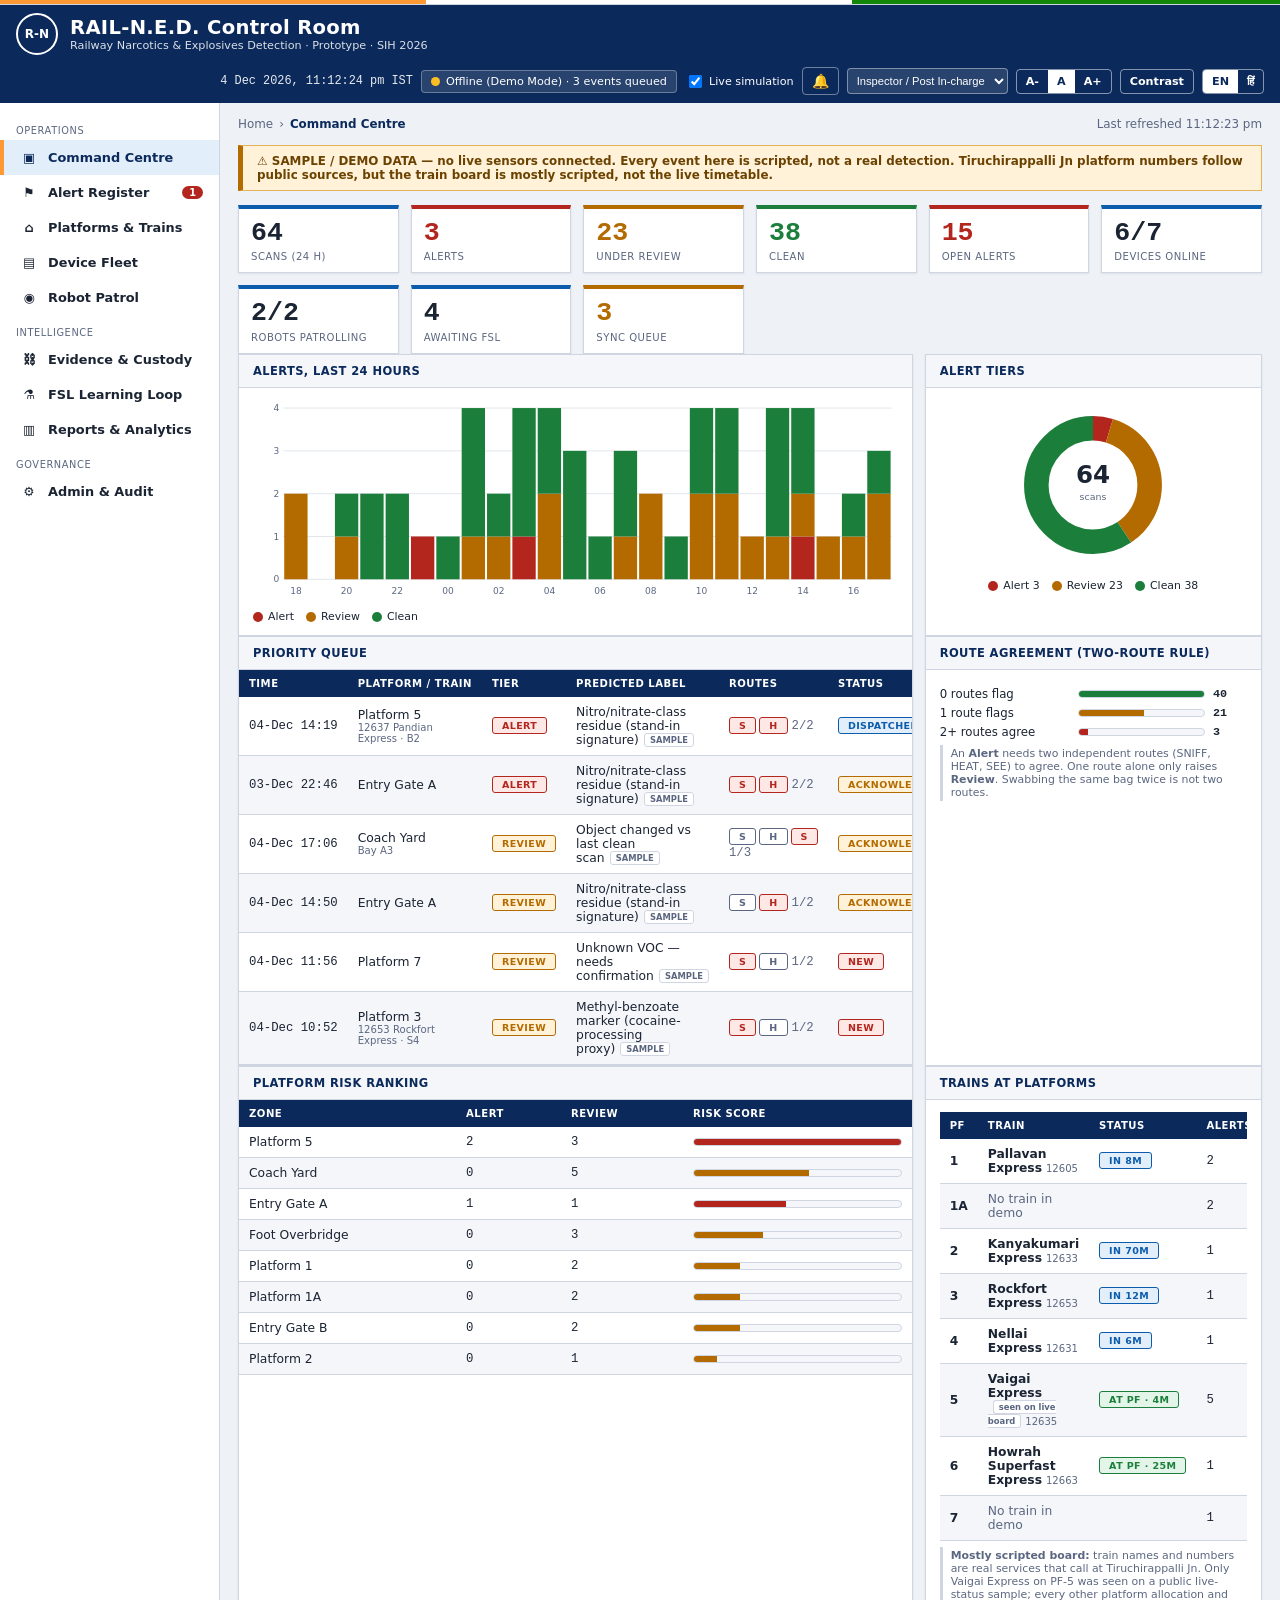
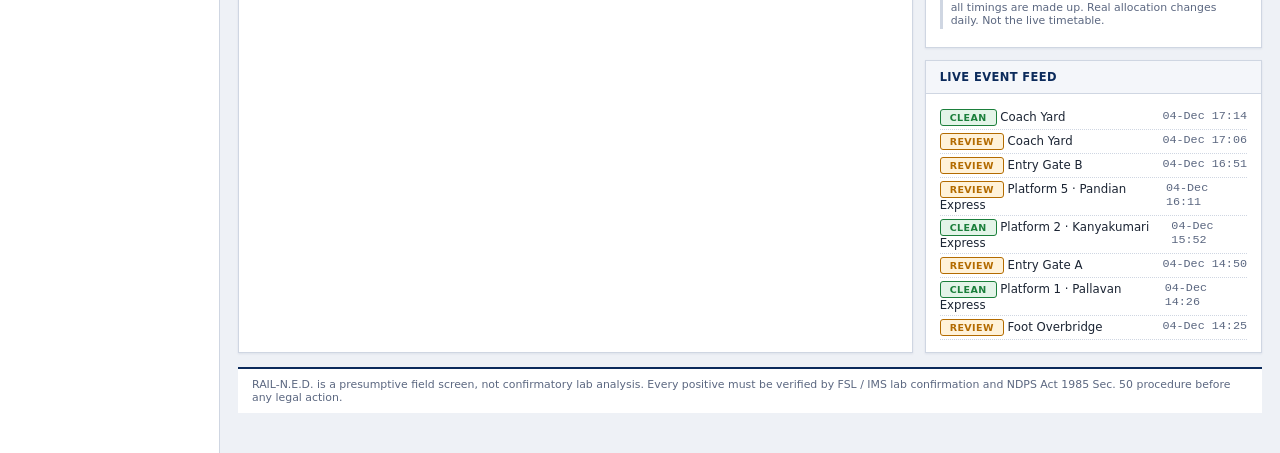
<file: dashboard/src/index.src.html>
<!doctype html>
<html lang="en">
<head>
<meta charset="utf-8">
<meta name="viewport" content="width=device-width, initial-scale=1">
<title>RAIL-N.E.D. Control Room</title>
<link rel="stylesheet" href="css/app.css">
</head>
<body>
<a class="skip" href="#view" id="skipLink">Skip to main content</a>
<div class="tricolour" aria-hidden="true"></div>

<header class="masthead">
  <div class="masthead-in">
    <button class="icon-btn menu-btn" id="menuBtn" aria-label="Toggle navigation">&#9776;</button>
    <div class="brand">
      <div class="badge" aria-hidden="true">R-N</div>
      <div>
        <h1 data-t="appTitle">RAIL-N.E.D. Control Room</h1>
        <div class="sub" data-t="appSub">Railway Narcotics &amp; Explosives Detection · Prototype · SIH 2026</div>
      </div>
    </div>
    <div class="masthead-right">
      <span class="clock mono" id="clock" title="IST"></span>
      <span class="status-pill offline" id="connStatus"><span class="status-dot"></span><span id="connStatusText"></span></span>
      <label class="live-toggle" title="Simulated incoming events"><input type="checkbox" id="liveToggle" checked> <span data-t="liveSim">Live simulation</span></label>
      <div class="bell-wrap">
        <button class="icon-btn" id="bellBtn" aria-label="Notifications">&#128276;<span class="bell-count" id="bellCount" hidden>0</span></button>
        <div class="bell-panel" id="bellPanel" hidden></div>
      </div>
      <select id="roleSel" class="sel" aria-label="Role"></select>
      <div class="seg" aria-label="Text size">
        <button data-fs="-1" aria-label="Smaller text">A-</button><button data-fs="0" aria-label="Normal text">A</button><button data-fs="1" aria-label="Larger text">A+</button>
      </div>
      <button class="seg-single" id="contrastBtn" aria-pressed="false" data-t="contrast">Contrast</button>
      <div class="seg lang-toggle">
        <button id="langEn" class="active" data-lang="en">EN</button><button id="langHi" data-lang="hi">हिं</button>
      </div>
    </div>
  </div>
</header>

<div class="shell">
  <nav class="side" id="side" aria-label="Main navigation"></nav>
  <main class="main">
    <div class="crumbs"><span data-t="crumbHome">Home</span> &rsaquo; <b id="crumbPage"></b><span class="grow"></span><span class="muted" id="refreshed"></span></div>
    <div class="sample-banner"><span aria-hidden="true">&#9888;</span> <span data-t="sampleBanner">SAMPLE / DEMO DATA</span></div>
    <section id="view" tabindex="-1"></section>
    <footer class="disclaimer" data-t="footerNote"></footer>
  </main>
</div>

<div class="overlay" id="overlay" hidden></div>
<div class="toasts" id="toasts" aria-live="polite"></div>

<script src="js/i18n.js"></script>
<script src="js/data.js"></script>
<script src="js/charts.js"></script>
<script src="js/views.js"></script>
<script src="js/app.js"></script>
</body>
</html>
</file>
<file: dashboard/src/css/app.css>
/* RAIL-N.E.D. control-room dashboard. Formal government-portal look; offline (system fonts, no CDNs).
   Colour variable names are used by the inline SVG in js/charts.js. */
:root{
  --bg:#eef1f6; --surface:#fff; --surface-2:#f4f6fa; --line:#cfd6e2; --ink:#1b2433; --ink-dim:#5b6780;
  --navy:#0b2a5b; --navy-2:#123a7a; --navy-ink:#fff;
  --accent:#0b5cad; --accent-soft:#e3eefb; --accent-ink:#fff;
  --clean:#1b7f3b; --clean-soft:#e3f4e8; --review:#b36b00; --review-soft:#fff2d9; --alert:#b3261e; --alert-soft:#fde8e6;
  --saffron:#ff9933; --green:#138808; --shadow:0 1px 2px rgba(11,42,91,.08); --fs:14px;
}
:root.hc{--bg:#fff; --surface:#fff; --surface-2:#fff; --line:#000; --ink:#000; --ink-dim:#222; --navy:#000; --navy-2:#000; --accent:#00338d; --accent-soft:#e6efff;
  --clean:#005a1e; --review:#7a4500; --alert:#8f0000}
*{box-sizing:border-box}
html{font-size:var(--fs)}
body{margin:0;background:var(--bg);color:var(--ink);font-family:"Segoe UI",system-ui,Arial,sans-serif;font-size:1rem}
h1,h2,h3,h4{margin:0;font-weight:700} [hidden]{display:none!important} button{font-family:inherit;cursor:pointer}
:focus-visible{outline:3px solid var(--saffron);outline-offset:1px}
.mono{font-variant-numeric:tabular-nums;font-family:ui-monospace,Consolas,monospace}
.muted{color:var(--ink-dim)} .grow{flex:1}
.skip{position:absolute;left:-999px;top:0;background:#fff;padding:8px;z-index:100} .skip:focus{left:8px}

.tricolour{height:5px;background:linear-gradient(90deg,var(--saffron) 0 33.3%,#fff 33.3% 66.6%,var(--green) 66.6%);border-bottom:1px solid var(--line)}
.masthead{background:var(--navy);color:var(--navy-ink);position:sticky;top:0;z-index:30}
.masthead-in{max-width:1500px;margin:0 auto;padding:8px 16px;display:flex;align-items:center;gap:12px;flex-wrap:wrap}
.brand{display:flex;align-items:center;gap:12px}
.brand .badge{width:42px;height:42px;border:2px solid #fff;border-radius:50%;display:flex;align-items:center;justify-content:center;font-weight:800;font-size:12px}
.brand h1{font-size:1.4rem;letter-spacing:.3px} .brand .sub{font-size:.8rem;opacity:.85}
.masthead-right{margin-left:auto;display:flex;align-items:center;gap:8px;flex-wrap:wrap}
.clock{font-size:.85rem;opacity:.9}
.status-pill{display:flex;align-items:center;gap:6px;font-size:.8rem;padding:4px 9px;border-radius:4px;background:rgba(255,255,255,.12);border:1px solid rgba(255,255,255,.3)}
.status-dot{width:9px;height:9px;border-radius:50%;background:#c9d3e6} .status-pill.online .status-dot{background:#4ade80} .status-pill.offline .status-dot{background:#fbbf24}
.live-toggle{font-size:.8rem;display:flex;align-items:center;gap:4px}
.icon-btn{background:transparent;border:1px solid rgba(255,255,255,.4);color:#fff;border-radius:4px;padding:5px 9px;font-size:1rem;position:relative}
.menu-btn{display:none}
.bell-wrap{position:relative} .bell-count{position:absolute;top:-6px;right:-6px;background:var(--alert);color:#fff;font-size:.65rem;border-radius:9px;padding:1px 5px;font-weight:700}
.bell-panel{position:absolute;right:0;top:110%;width:340px;max-height:380px;overflow:auto;background:#fff;color:var(--ink);border:1px solid var(--line);box-shadow:0 12px 30px rgba(0,0,0,.25);z-index:40}
.bell-panel .bi{padding:9px 12px;border-bottom:1px solid var(--line);font-size:.85rem;cursor:pointer} .bell-panel .bi:hover{background:var(--accent-soft)}
.sel{background:rgba(255,255,255,.12);color:#fff;border:1px solid rgba(255,255,255,.4);border-radius:4px;padding:5px;font-size:.8rem} .sel option{color:#000}
.seg{display:flex;border:1px solid rgba(255,255,255,.5);border-radius:4px;overflow:hidden}
.seg button,.seg-single{background:transparent;color:#fff;border:none;padding:5px 9px;font-size:.8rem;font-weight:600}
.seg-single{border:1px solid rgba(255,255,255,.5);border-radius:4px} .seg-single[aria-pressed=true]{background:#fff;color:var(--navy)}
.seg button.active{background:#fff;color:var(--navy)}

.shell{max-width:1500px;margin:0 auto;display:grid;grid-template-columns:220px 1fr;gap:0;min-height:calc(100vh - 80px)}
.side{background:var(--surface);border-right:1px solid var(--line);padding:10px 0}
.side a{display:flex;align-items:center;gap:10px;padding:10px 16px;color:var(--ink);text-decoration:none;font-weight:600;font-size:.92rem;border-left:4px solid transparent}
.side a:hover{background:var(--accent-soft)} .side a.active{background:var(--accent-soft);border-left-color:var(--saffron);color:var(--navy)}
.side .ico{width:18px;text-align:center} .side .cnt{margin-left:auto;background:var(--alert);color:#fff;border-radius:9px;font-size:.7rem;padding:1px 7px}
.side .sec{font-size:.7rem;text-transform:uppercase;letter-spacing:.6px;color:var(--ink-dim);padding:12px 16px 4px}
.main{padding:14px 18px 40px;display:flex;flex-direction:column;gap:14px;min-width:0}
.crumbs{display:flex;align-items:center;font-size:.85rem;gap:6px;color:var(--ink-dim)} .crumbs b{color:var(--navy)}
.sample-banner{background:var(--review-soft);border:1px solid #e3b25a;border-left:5px solid var(--review);color:#6b4200;padding:8px 14px;font-size:.85rem;font-weight:600}

.grid{display:grid;gap:12px} .g2{grid-template-columns:repeat(2,minmax(0,1fr))} .g3{grid-template-columns:repeat(3,minmax(0,1fr))} .g4{grid-template-columns:repeat(4,minmax(0,1fr))}
.g-main{grid-template-columns:minmax(0,2fr) minmax(0,1fr)}
.kpis{display:grid;grid-template-columns:repeat(auto-fit,minmax(150px,1fr));gap:12px}
.kpi{background:var(--surface);border:1px solid var(--line);border-top:4px solid var(--accent);padding:10px 12px;box-shadow:var(--shadow)}
.kpi .n{font-size:1.9rem;font-weight:700;line-height:1.1} .kpi .l{font-size:.72rem;color:var(--ink-dim);text-transform:uppercase;letter-spacing:.5px;margin-top:3px} .kpi .d{font-size:.75rem;margin-top:3px}
.kpi.k-alert{border-top-color:var(--alert)} .kpi.k-alert .n{color:var(--alert)} .kpi.k-review{border-top-color:var(--review)} .kpi.k-review .n{color:var(--review)} .kpi.k-clean{border-top-color:var(--clean)} .kpi.k-clean .n{color:var(--clean)}
.panel{background:var(--surface);border:1px solid var(--line);box-shadow:var(--shadow);min-width:0}
.panel-head{background:var(--surface-2);border-bottom:1px solid var(--line);padding:9px 14px;font-weight:700;color:var(--navy);font-size:.82rem;text-transform:uppercase;letter-spacing:.4px;display:flex;align-items:center;gap:8px;flex-wrap:wrap}
.panel-body{padding:12px 14px} .panel-body.flush{padding:0}
.note{font-size:.78rem;color:var(--ink-dim);border-left:3px solid var(--line);padding:2px 8px;margin:6px 0}

.toolbar{display:flex;gap:8px;flex-wrap:wrap;align-items:center;margin-bottom:10px}
.toolbar input,.toolbar select,.in{background:#fff;border:1px solid var(--line);color:var(--ink);padding:6px 9px;font-size:.88rem;font-family:inherit;border-radius:2px}
.btn{background:var(--accent);color:var(--accent-ink);border:1px solid var(--accent);padding:6px 12px;font-weight:600;font-size:.85rem;border-radius:2px}
.btn:hover{background:var(--navy)} .btn.ghost{background:#fff;color:var(--accent)} .btn.danger{background:var(--alert);border-color:var(--alert)} .btn.warn{background:var(--review);border-color:var(--review)}
.btn[disabled]{opacity:.45;cursor:not-allowed}
.chips{display:flex;gap:6px;flex-wrap:wrap} .chip{border:1px solid var(--line);background:#fff;border-radius:14px;padding:3px 10px;font-size:.78rem;cursor:pointer} .chip.on{background:var(--navy);color:#fff;border-color:var(--navy)}

.tscroll{overflow-x:auto}
table.tbl{width:100%;border-collapse:collapse;font-size:.88rem;min-width:640px}
table.tbl th{text-align:left;background:var(--navy);color:#fff;font-size:.72rem;text-transform:uppercase;letter-spacing:.5px;padding:8px 10px;font-weight:600;white-space:nowrap}
table.tbl td{padding:8px 10px;border-bottom:1px solid var(--line);vertical-align:middle}
table.tbl td.mono{white-space:nowrap}
table.tbl tbody tr:nth-child(even){background:var(--surface-2)} table.tbl tbody tr.clickable{cursor:pointer} table.tbl tbody tr.clickable:hover{background:var(--accent-soft)}
.pill{display:inline-block;font-size:.68rem;font-weight:700;padding:2px 9px;border-radius:3px;letter-spacing:.4px;text-transform:uppercase;border:1px solid currentColor;white-space:nowrap}
.pill.tier-clean,.pill.ok{background:var(--clean-soft);color:var(--clean)} .pill.tier-review,.pill.warn{background:var(--review-soft);color:var(--review)} .pill.tier-alert,.pill.bad{background:var(--alert-soft);color:var(--alert)} .pill.info{background:var(--accent-soft);color:var(--accent)} .pill.neutral{background:#fff;color:var(--ink-dim)}
.tag{font-size:.6rem;font-weight:700;color:var(--ink-dim);border:1px solid var(--line);border-radius:3px;padding:1px 5px;margin-left:5px;background:#fff;vertical-align:middle}
.bar{height:8px;background:var(--surface-2);border:1px solid var(--line);border-radius:4px;overflow:hidden} .bar>i{display:block;height:100%;background:var(--accent)}
.legend{display:flex;gap:12px;flex-wrap:wrap;font-size:.78rem;margin-top:6px} .legend i{display:inline-block;width:10px;height:10px;border-radius:50%;margin-right:5px;vertical-align:middle}
svg text{font-family:inherit}

.overlay{position:fixed;inset:0;background:rgba(11,20,40,.6);display:flex;align-items:flex-start;justify-content:center;padding:24px 12px;overflow-y:auto;z-index:50}
.detail{width:100%;max-width:880px;background:var(--surface);border:1px solid var(--line);border-top:5px solid var(--navy);padding:18px;box-shadow:0 20px 50px -20px rgba(0,0,0,.5);display:flex;flex-direction:column;gap:14px}
.detail h3{color:var(--navy);font-size:.8rem;text-transform:uppercase;letter-spacing:.4px;border-bottom:1px solid var(--line);padding-bottom:4px;margin-bottom:8px}
.dh{display:flex;justify-content:space-between;gap:10px;align-items:flex-start}
.kv{display:grid;grid-template-columns:auto 1fr;gap:5px 14px;font-size:.88rem} .kv dt{color:var(--ink-dim);font-weight:600} .kv dd{margin:0}
.routes{display:grid;grid-template-columns:repeat(3,1fr);gap:10px} .route{border:1px solid var(--line);padding:10px;background:var(--surface-2)} .route h4{font-size:.78rem;text-transform:uppercase;color:var(--navy)}
.route.flag{border-color:var(--alert);background:var(--alert-soft)}
.timeline{list-style:none;margin:0;padding:0 0 0 14px;border-left:2px solid var(--line)} .timeline li{position:relative;padding:3px 0 8px 10px;font-size:.84rem} .timeline li:before{content:"";position:absolute;left:-20px;top:7px;width:10px;height:10px;border-radius:50%;background:var(--accent)}
.chain{display:inline-flex;gap:6px;font-weight:700;font-size:.82rem;padding:4px 10px;border:1px solid currentColor} .chain.ok{background:var(--clean-soft);color:var(--clean)} .chain.bad{background:var(--alert-soft);color:var(--alert)}
textarea.memo,textarea.in{width:100%;min-height:180px;background:#fffef8;border:1px solid var(--line);padding:9px;font-family:ui-monospace,monospace;font-size:.8rem;line-height:1.5;resize:vertical}
.actions{display:flex;gap:8px;flex-wrap:wrap}
.toasts{position:fixed;right:14px;bottom:14px;display:flex;flex-direction:column;gap:8px;z-index:80}
.toast{background:var(--navy);color:#fff;padding:10px 14px;border-left:5px solid var(--saffron);max-width:340px;font-size:.85rem;box-shadow:0 6px 18px rgba(0,0,0,.3);cursor:pointer}
.toast.alert{border-left-color:var(--alert)}
footer.disclaimer{font-size:.78rem;color:var(--ink-dim);border-top:2px solid var(--navy);background:var(--surface);padding:9px 14px}
.maphold{background:var(--surface-2);border:1px solid var(--line)}
.dev-card{border:1px solid var(--line);padding:10px;background:#fff} .dev-card h4{display:flex;align-items:center;gap:8px;font-size:.95rem}
.rowflex{display:flex;gap:10px;flex-wrap:wrap;align-items:center}
.stat{display:flex;justify-content:space-between;font-size:.84rem;padding:3px 0;border-bottom:1px dotted var(--line)}
@media (max-width:1100px){.g4{grid-template-columns:repeat(2,1fr)}.g-main{grid-template-columns:1fr}.g3{grid-template-columns:1fr 1fr}}
@media (max-width:820px){.shell{grid-template-columns:1fr}.side{display:none;position:fixed;left:0;top:90px;bottom:0;width:240px;z-index:35;overflow:auto}.side.open{display:block}.menu-btn{display:block}.g2,.g3,.g4{grid-template-columns:1fr}.routes{grid-template-columns:1fr}.brand .sub{display:none}}
@media print{.masthead,.side,.tricolour,.toolbar,.toasts,.crumbs,.no-print{display:none!important}.shell{display:block}.overlay{position:static;background:none;padding:0}.main{padding:0}}
</file>
